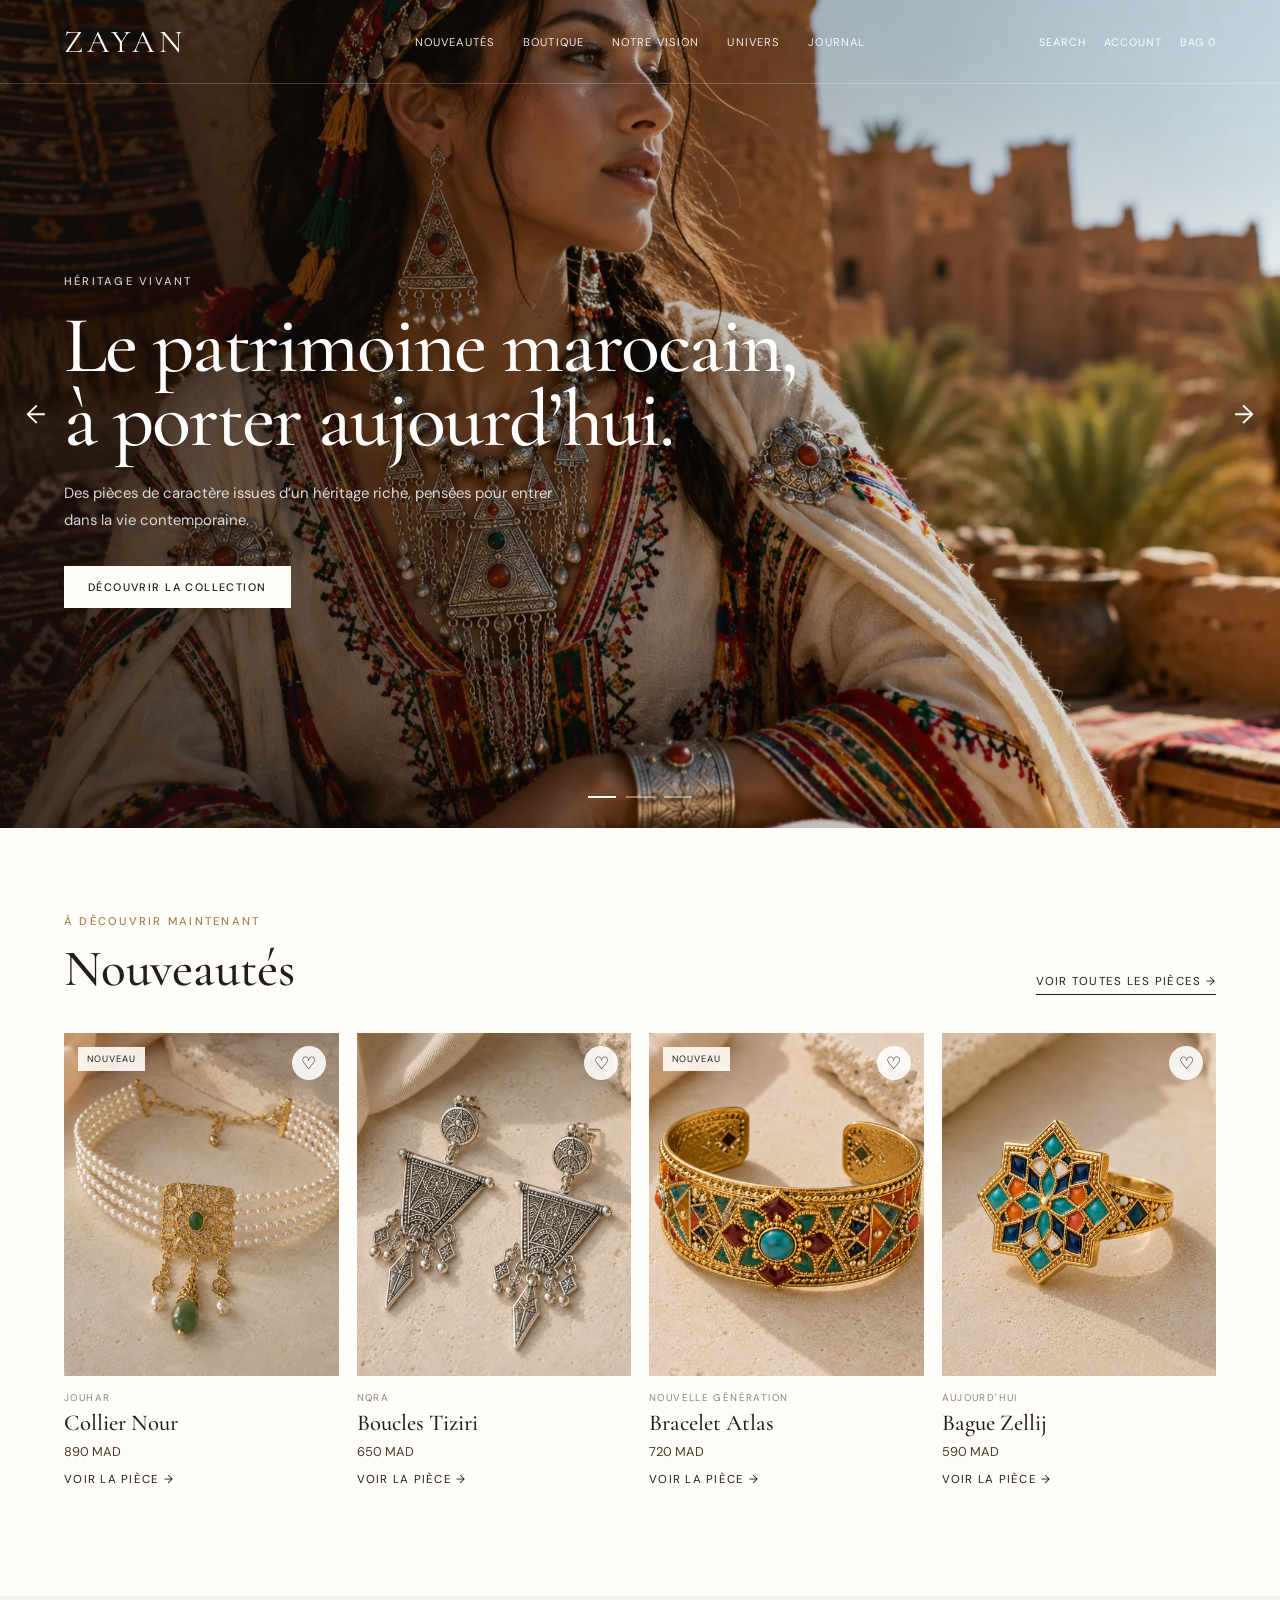
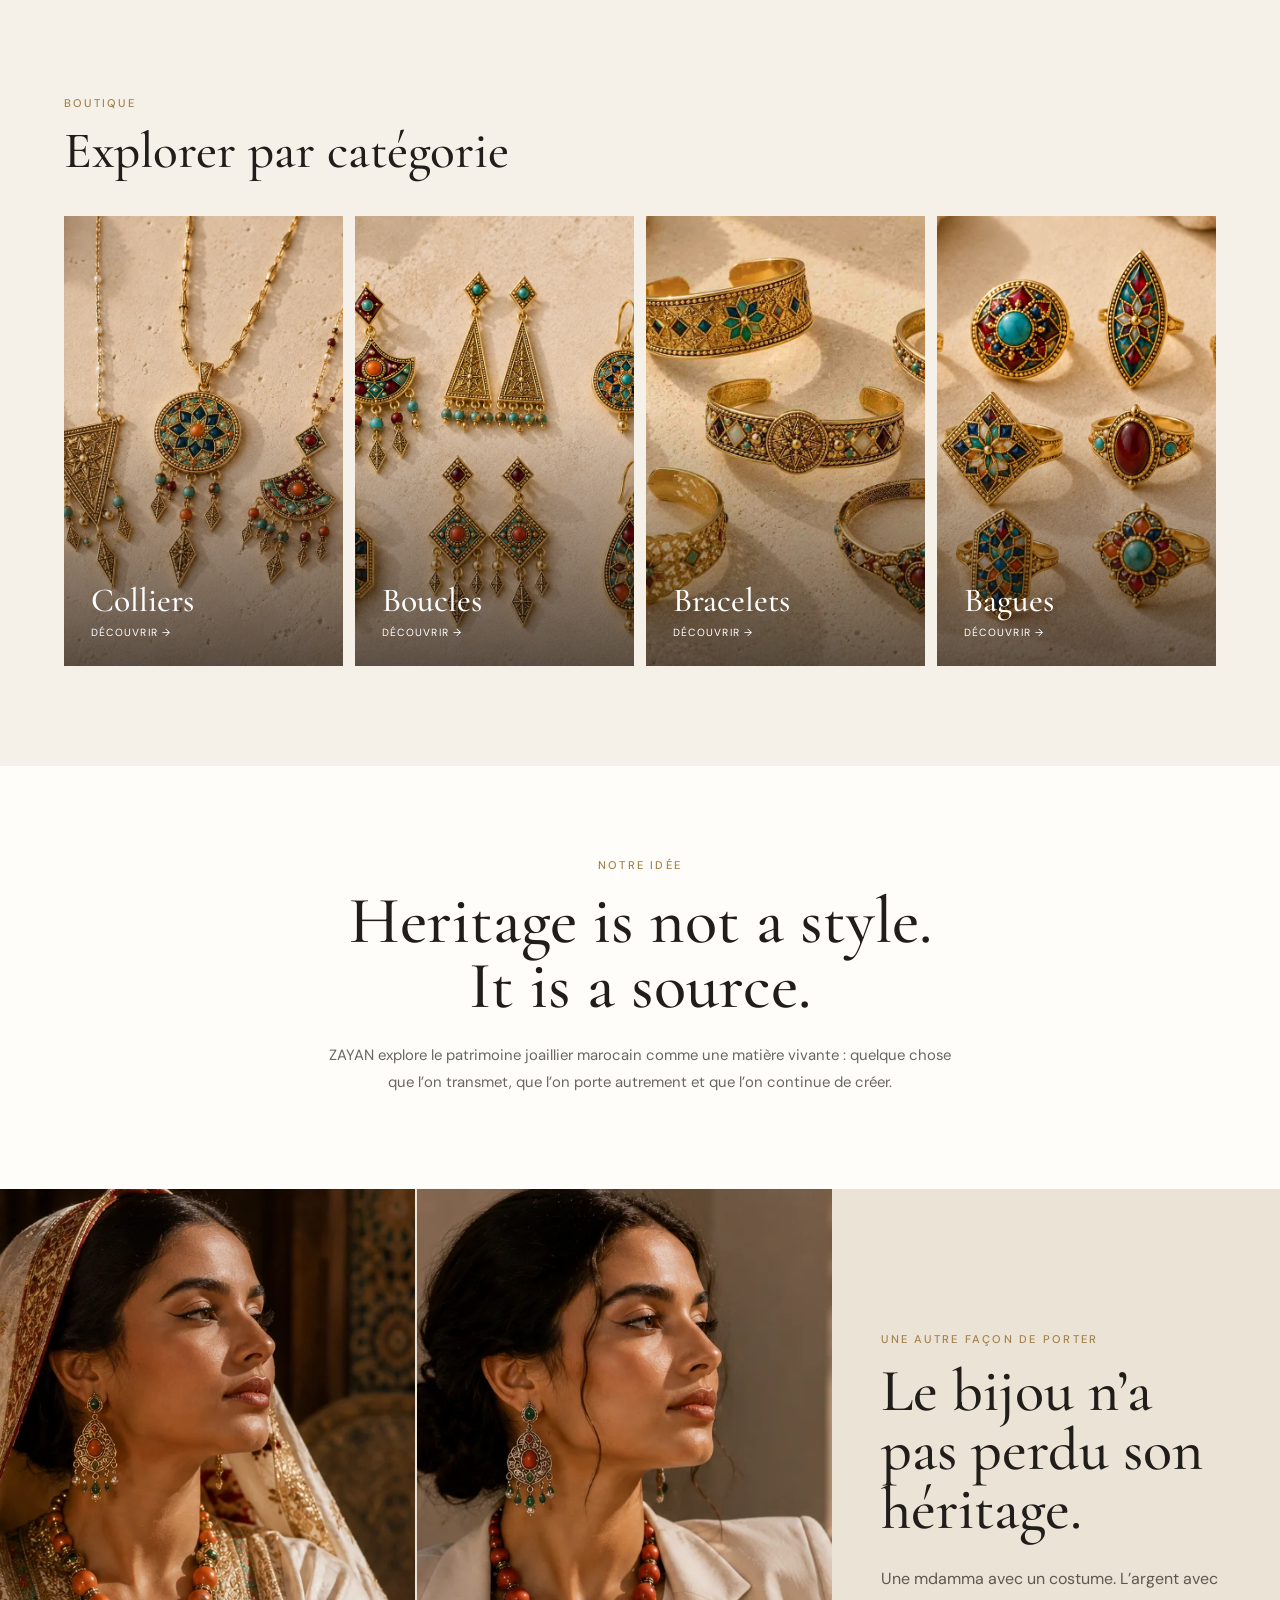
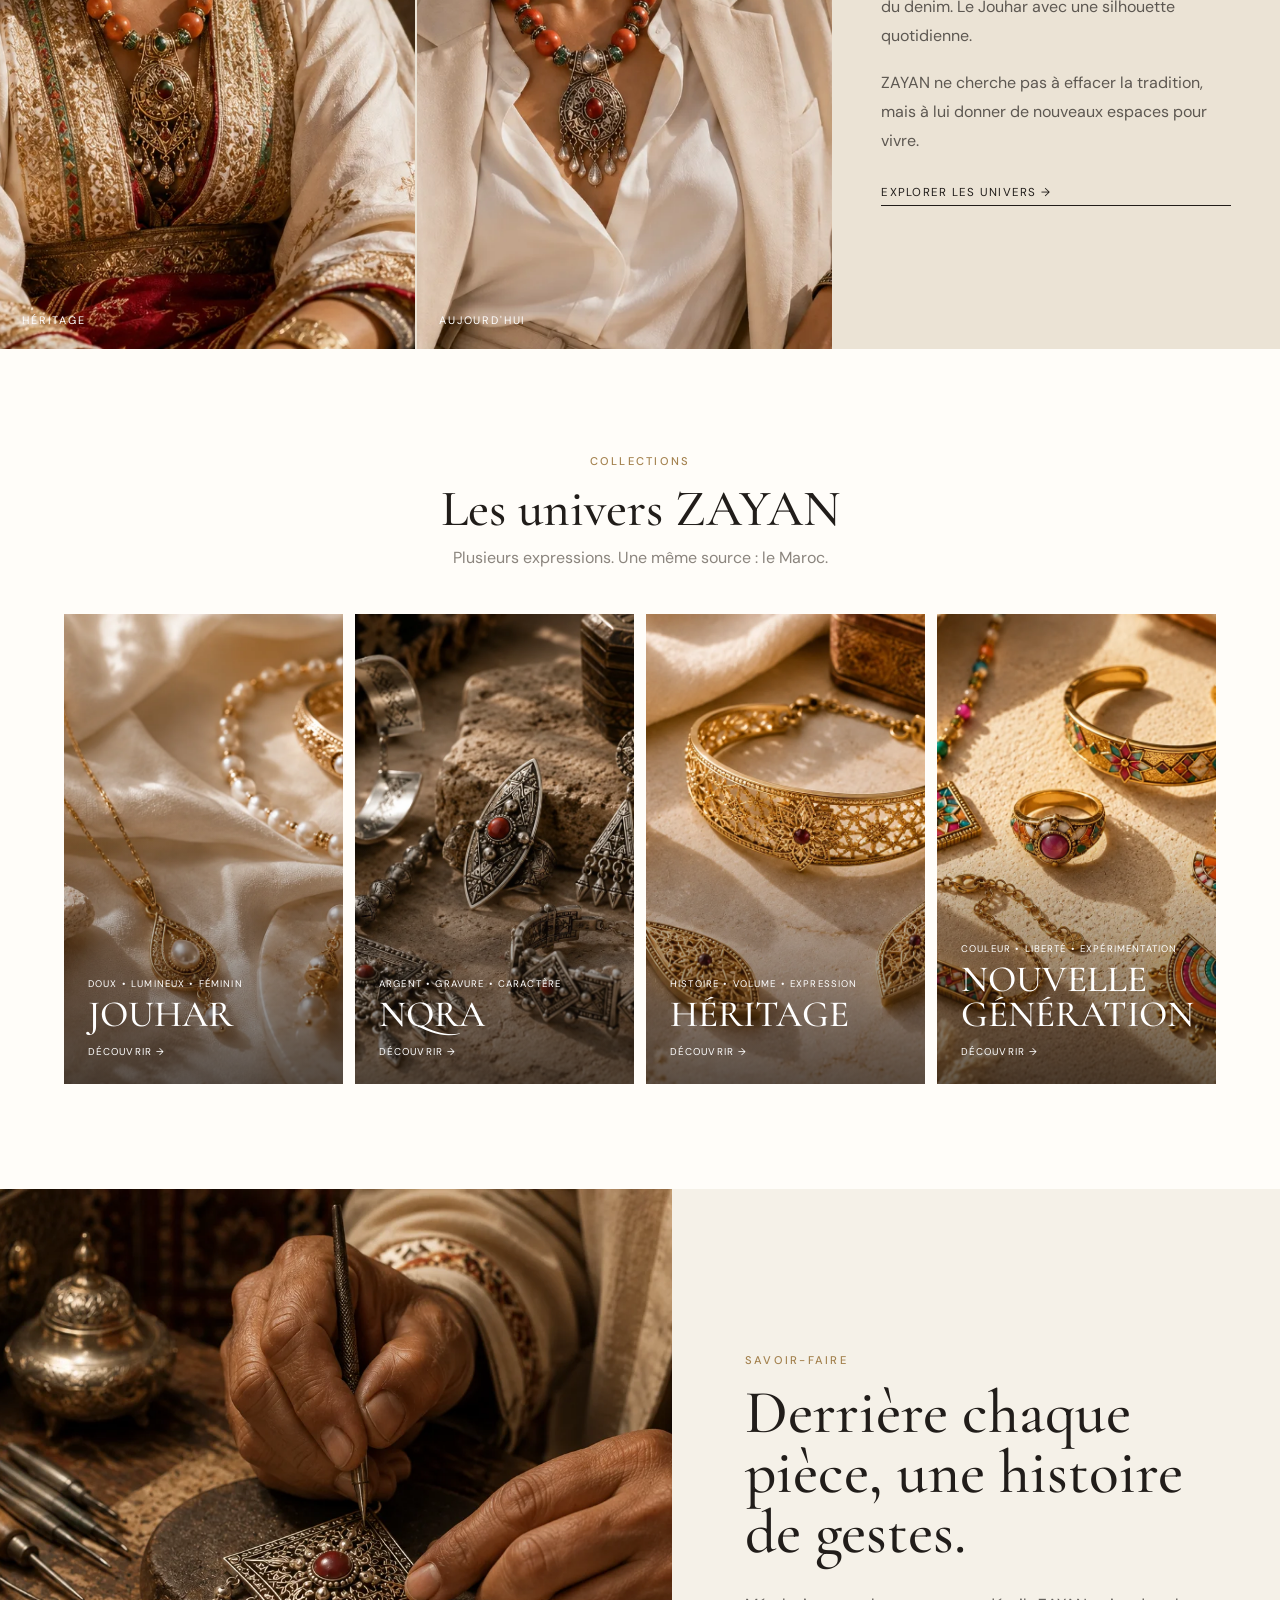
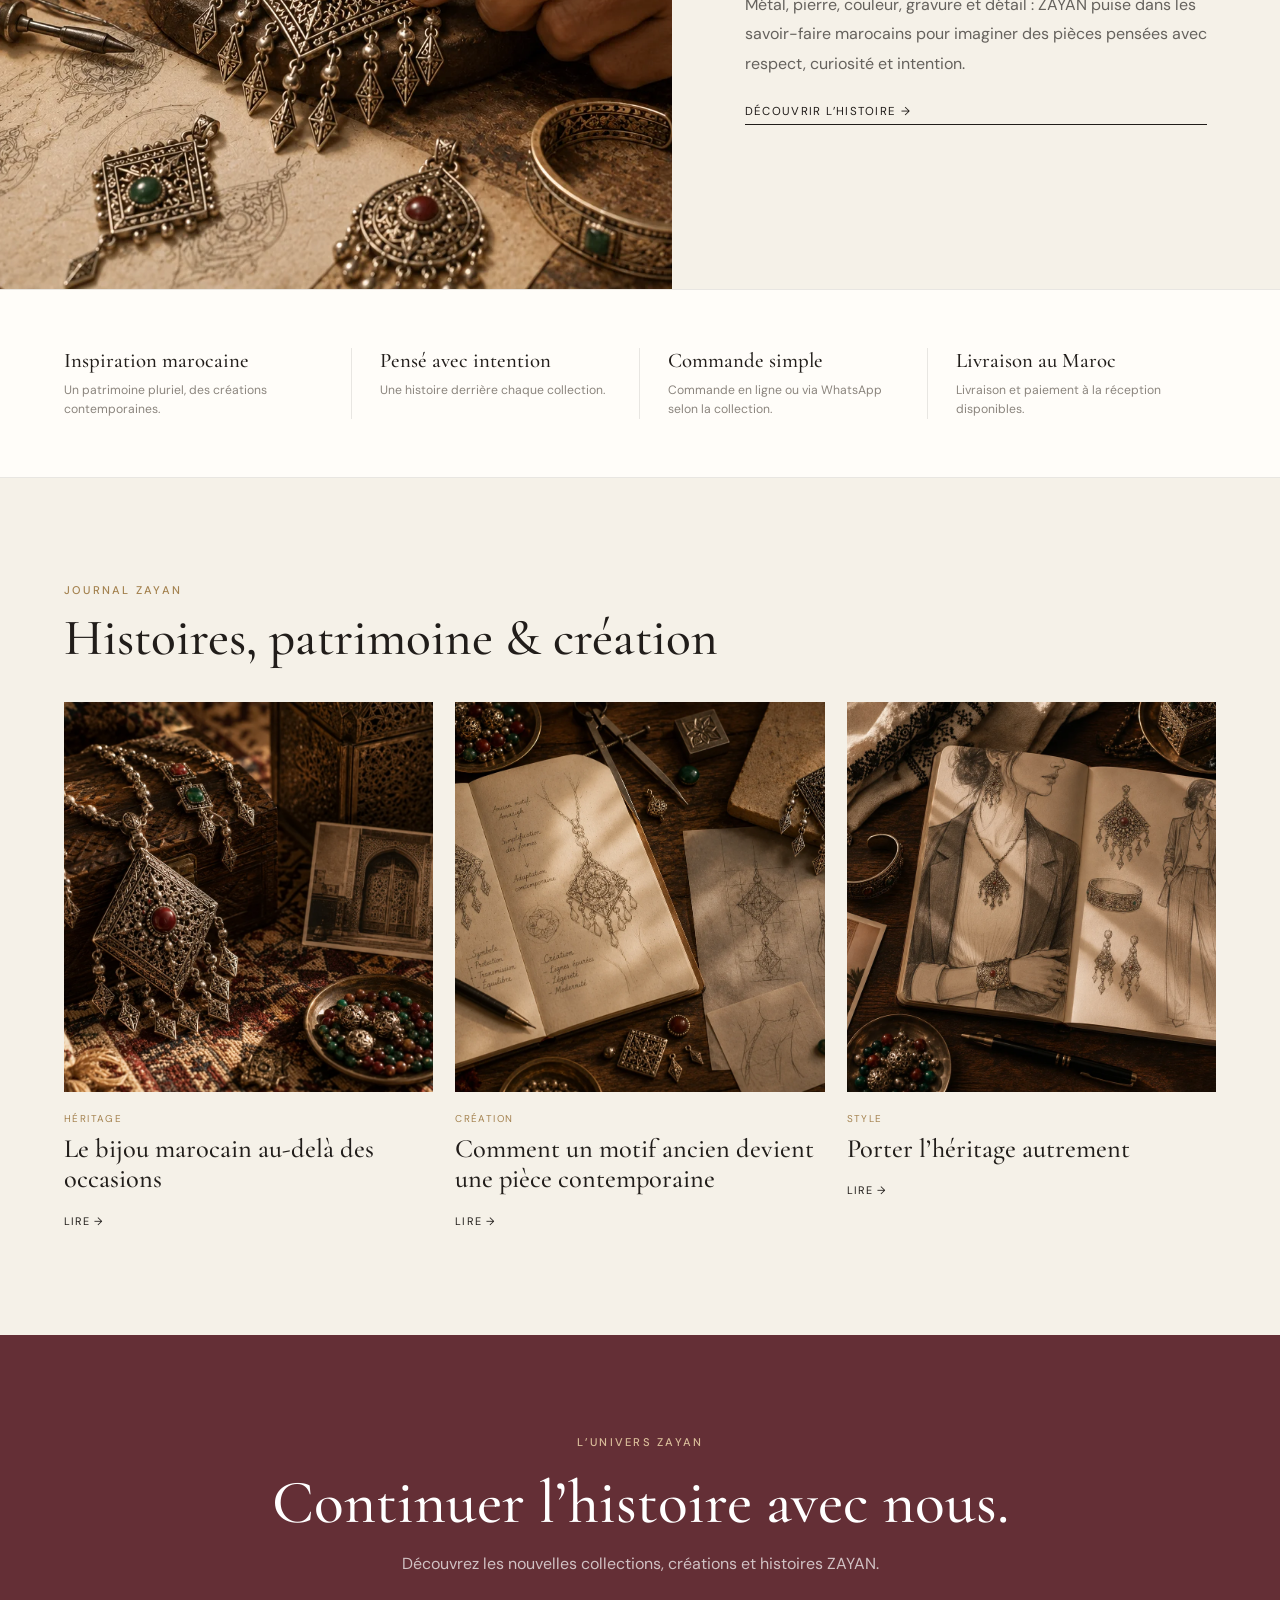
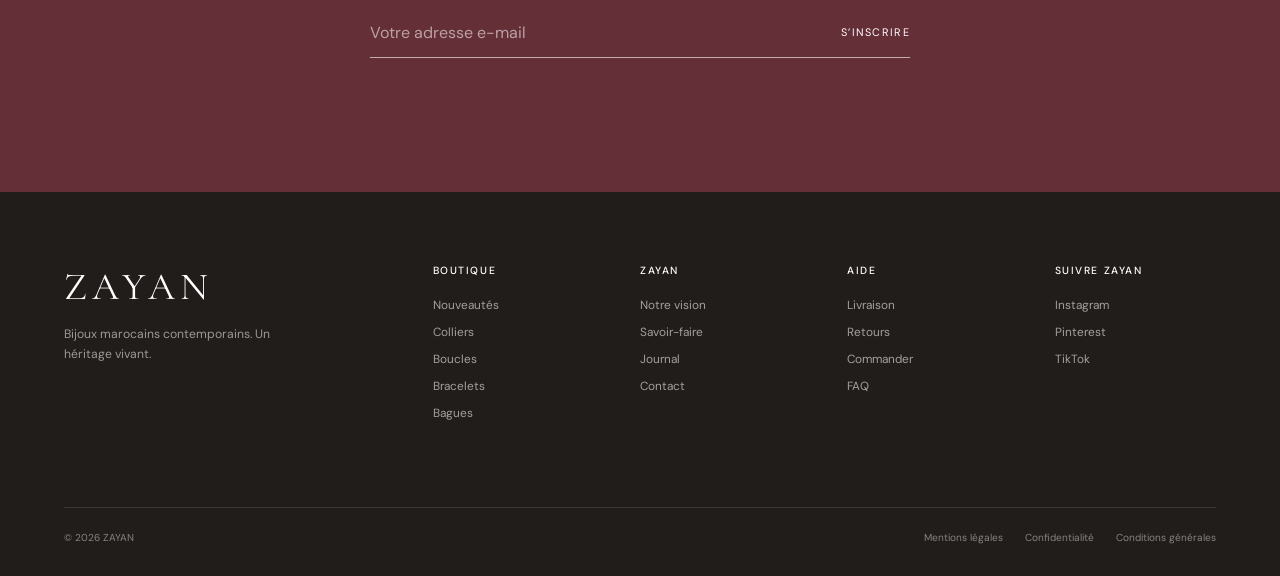
<file: index.html>
<!DOCTYPE html>
<html lang="fr">
<head>
  <meta charset="UTF-8" />
  <meta name="viewport" content="width=device-width, initial-scale=1.0" />
  <meta name="description" content="ZAYAN — Bijoux marocains contemporains inspirés d'un héritage vivant." />
  <title>ZAYAN | Bijoux marocains contemporains</title>

  <link rel="preconnect" href="https://fonts.googleapis.com">
  <link rel="preconnect" href="https://fonts.gstatic.com" crossorigin>
  <link href="https://fonts.googleapis.com/css2?family=Cormorant+Garamond:wght@400;500;600&family=DM+Sans:wght@300;400;500;600&display=swap" rel="stylesheet">
  <link rel="stylesheet" href="css/style.css" />
</head>

<body>
  <header class="site-header" id="site-header">
    <a href="#top" class="logo" aria-label="ZAYAN accueil">ZAYAN</a>

    <nav class="main-nav" aria-label="Navigation principale">
      <a href="#nouveautes">Nouveautés</a>
      <a href="#categories">Boutique</a>
      <a href="#heritage">Notre vision</a>
      <a href="#univers">Univers</a>
      <a href="#journal">Journal</a>
    </nav>

    <div class="header-actions">
      <button class="icon-button" aria-label="Rechercher">Search</button>
      <button class="icon-button" aria-label="Compte">Account</button>
      <button class="icon-button" aria-label="Panier">Bag <span class="bag-count">0</span></button>
      <button class="menu-toggle" aria-label="Ouvrir le menu" aria-expanded="false">Menu</button>
    </div>
  </header>

  <main id="top">
    <!-- HERO -->
    <section class="hero-slider" aria-label="Campagnes ZAYAN">
      <article class="hero-slide active">
        <img src="assets/hero-heritage.webp" alt="Bijou marocain traditionnel ZAYAN" class="hero-image">
        <div class="hero-overlay"></div>
        <div class="hero-content">
          <p class="eyebrow">Héritage vivant</p>
          <h1>Le patrimoine marocain,<br>à porter aujourd’hui.</h1>
          <p class="hero-description">Des pièces de caractère issues d’un héritage riche, pensées pour entrer dans la vie contemporaine.</p>
          <a href="#nouveautes" class="primary-button">Découvrir la collection</a>
        </div>
      </article>

      <article class="hero-slide">
        <img src="assets/hero-modern.webp" alt="Bijou marocain porté avec une tenue contemporaine" class="hero-image">
        <div class="hero-overlay"></div>
        <div class="hero-content">
          <p class="eyebrow">Héritage × Aujourd'hui</p>
          <h2>Le bijou n’a pas changé.<br>La façon de le porter, oui.</h2>
          <p class="hero-description">Argent, Jouhar, pièces d’apparat et détails traditionnels rencontrent denim, chemises blanches et tailoring.</p>
          <a href="#heritage" class="primary-button">Voir le concept</a>
        </div>
      </article>

      <article class="hero-slide">
        <img src="assets/hero-new.webp" alt="Création contemporaine inspirée du patrimoine marocain" class="hero-image">
        <div class="hero-overlay"></div>
        <div class="hero-content">
          <p class="eyebrow">Nouvelle génération</p>
          <h2>Créer aujourd’hui.<br>Transmettre demain.</h2>
          <p class="hero-description">De nouvelles formes inspirées par les couleurs, symboles, matières et savoir-faire du Maroc.</p>
          <a href="#univers" class="primary-button">Explorer les univers</a>
        </div>
      </article>

      <button class="slider-arrow slider-prev" aria-label="Slide précédente">←</button>
      <button class="slider-arrow slider-next" aria-label="Slide suivante">→</button>

      <div class="slider-dots" aria-label="Navigation du slider">
        <button class="slider-dot active" aria-label="Slide 1"></button>
        <button class="slider-dot" aria-label="Slide 2"></button>
        <button class="slider-dot" aria-label="Slide 3"></button>
      </div>
    </section>

    <!-- NEW PRODUCTS: moved immediately after hero -->
    <section class="products-section" id="nouveautes">
      <div class="section-header">
        <div>
          <p class="section-label">À découvrir maintenant</p>
          <h2>Nouveautés</h2>
        </div>
        <a href="#categories" class="text-link">Voir toutes les pièces →</a>
      </div>

      <div class="product-grid">
        <article class="product-card">
          <a href="#" class="product-image-wrapper">
            <img src="assets/product-jouhar.webp" alt="Collier Jouhar ZAYAN" class="product-image">
            <span class="product-badge">Nouveau</span>
          </a>
          <button class="wishlist-button" aria-label="Ajouter Collier Nour aux favoris">♡</button>
          <div class="product-info">
            <p class="product-universe">Jouhar</p>
            <h3>Collier Nour</h3>
            <p class="product-price">890 MAD</p>
            <a href="#" class="product-cta">Voir la pièce →</a>
          </div>
        </article>

        <article class="product-card">
          <a href="#" class="product-image-wrapper">
            <img src="assets/product-nqra.webp" alt="Boucles Nqra ZAYAN" class="product-image">
          </a>
          <button class="wishlist-button" aria-label="Ajouter Boucles Tiziri aux favoris">♡</button>
          <div class="product-info">
            <p class="product-universe">Nqra</p>
            <h3>Boucles Tiziri</h3>
            <p class="product-price">650 MAD</p>
            <a href="#" class="product-cta">Voir la pièce →</a>
          </div>
        </article>

        <article class="product-card">
          <a href="#" class="product-image-wrapper">
            <img src="assets/product-color.webp" alt="Bracelet Atlas coloré" class="product-image">
            <span class="product-badge">Nouveau</span>
          </a>
          <button class="wishlist-button" aria-label="Ajouter Bracelet Atlas aux favoris">♡</button>
          <div class="product-info">
            <p class="product-universe">Nouvelle génération</p>
            <h3>Bracelet Atlas</h3>
            <p class="product-price">720 MAD</p>
            <a href="#" class="product-cta">Voir la pièce →</a>
          </div>
        </article>

        <article class="product-card">
          <a href="#" class="product-image-wrapper">
            <img src="assets/product-modern.webp" alt="Bague Zellij ZAYAN" class="product-image">
          </a>
          <button class="wishlist-button" aria-label="Ajouter Bague Zellij aux favoris">♡</button>
          <div class="product-info">
            <p class="product-universe">Aujourd'hui</p>
            <h3>Bague Zellij</h3>
            <p class="product-price">590 MAD</p>
            <a href="#" class="product-cta">Voir la pièce →</a>
          </div>
        </article>
      </div>
    </section>

    <!-- CATEGORY SHOP -->
    <section class="category-section" id="categories">
      <div class="section-header">
        <div>
          <p class="section-label">Boutique</p>
          <h2>Explorer par catégorie</h2>
        </div>
      </div>

      <div class="category-grid">
        <a href="#" class="category-card">
          <img src="assets/category-necklaces.webp" alt="Colliers ZAYAN">
          <div class="category-overlay"><h3>Colliers</h3><span>Découvrir →</span></div>
        </a>
        <a href="#" class="category-card">
          <img src="assets/category-earrings.webp" alt="Boucles d'oreilles ZAYAN">
          <div class="category-overlay"><h3>Boucles</h3><span>Découvrir →</span></div>
        </a>
        <a href="#" class="category-card">
          <img src="assets/category-bracelets.webp" alt="Bracelets ZAYAN">
          <div class="category-overlay"><h3>Bracelets</h3><span>Découvrir →</span></div>
        </a>
        <a href="#" class="category-card">
          <img src="assets/category-rings.webp" alt="Bagues ZAYAN">
          <div class="category-overlay"><h3>Bagues</h3><span>Découvrir →</span></div>
        </a>
      </div>
    </section>

    <!-- SHORT BRAND STATEMENT -->
    <section class="brand-statement">
      <p class="section-label">Notre idée</p>
      <h2>Heritage is not a style.<br>It is a source.</h2>
      <p>ZAYAN explore le patrimoine joaillier marocain comme une matière vivante : quelque chose que l’on transmet, que l’on porte autrement et que l’on continue de créer.</p>
    </section>

    <!-- HERO CONCEPT MOMENT -->
    <section class="evolution-section" id="heritage">
      <div class="evolution-images">
        <figure class="evolution-image">
          <img src="assets/traditional-style.webp" alt="Bijou marocain porté traditionnellement">
          <figcaption>Héritage</figcaption>
        </figure>
        <figure class="evolution-image">
          <img src="assets/modern-style.webp" alt="Bijou marocain porté avec une tenue contemporaine">
          <figcaption>Aujourd'hui</figcaption>
        </figure>
      </div>

      <div class="evolution-content">
        <p class="section-label">Une autre façon de porter</p>
        <h2>Le bijou n’a pas perdu son héritage.</h2>
        <p>Une mdamma avec un costume. L’argent avec du denim. Le Jouhar avec une silhouette quotidienne.</p>
        <p>ZAYAN ne cherche pas à effacer la tradition, mais à lui donner de nouveaux espaces pour vivre.</p>
        <a href="#univers" class="text-link">Explorer les univers →</a>
      </div>
    </section>

    <!-- UNIVERSES -->
    <section class="universes-section" id="univers">
      <div class="section-header centered">
        <p class="section-label">Collections</p>
        <h2>Les univers ZAYAN</h2>
        <p class="section-description">Plusieurs expressions. Une même source : le Maroc.</p>
      </div>

      <div class="universe-grid">
        <a href="#" class="universe-card">
          <img src="assets/universe-jouhar.webp" alt="Univers Jouhar">
          <div class="universe-content"><p>Doux • lumineux • féminin</p><h3>JOUHAR</h3><span>Découvrir →</span></div>
        </a>
        <a href="#" class="universe-card">
          <img src="assets/universe-nqra.webp" alt="Univers Nqra">
          <div class="universe-content"><p>Argent • gravure • caractère</p><h3>NQRA</h3><span>Découvrir →</span></div>
        </a>
        <a href="#" class="universe-card">
          <img src="assets/universe-heritage.webp" alt="Univers Héritage">
          <div class="universe-content"><p>Histoire • volume • expression</p><h3>HÉRITAGE</h3><span>Découvrir →</span></div>
        </a>
        <a href="#" class="universe-card">
          <img src="assets/universe-youth.webp" alt="Univers Nouvelle génération">
          <div class="universe-content"><p>Couleur • liberté • expérimentation</p><h3>NOUVELLE GÉNÉRATION</h3><span>Découvrir →</span></div>
        </a>
      </div>
    </section>

    <!-- CRAFT: only one deep story section remains -->
    <section class="craft-section" id="savoir-faire">
      <div class="craft-image">
        <img src="assets/craftsmanship.webp" alt="Artisanat et savoir-faire marocain">
      </div>
      <div class="craft-content">
        <p class="section-label">Savoir-faire</p>
        <h2>Derrière chaque pièce, une histoire de gestes.</h2>
        <p>Métal, pierre, couleur, gravure et détail : ZAYAN puise dans les savoir-faire marocains pour imaginer des pièces pensées avec respect, curiosité et intention.</p>
        <a href="#journal" class="text-link">Découvrir l’histoire →</a>
      </div>
    </section>

    <!-- TRUST -->
    <section class="trust-section" aria-label="Services ZAYAN">
      <div class="trust-item"><h3>Inspiration marocaine</h3><p>Un patrimoine pluriel, des créations contemporaines.</p></div>
      <div class="trust-item"><h3>Pensé avec intention</h3><p>Une histoire derrière chaque collection.</p></div>
      <div class="trust-item"><h3>Commande simple</h3><p>Commande en ligne ou via WhatsApp selon la collection.</p></div>
      <div class="trust-item"><h3>Livraison au Maroc</h3><p>Livraison et paiement à la réception disponibles.</p></div>
    </section>

    <!-- JOURNAL -->
    <section class="journal-section" id="journal">
      <div class="section-header">
        <div><p class="section-label">Journal ZAYAN</p><h2>Histoires, patrimoine & création</h2></div>
      </div>

      <div class="journal-grid">
        <article class="journal-card">
          <img src="assets/journal-1.webp" alt="Bijou marocain et objets de patrimoine">
          <p class="journal-category">Héritage</p>
          <h3>Le bijou marocain au-delà des occasions</h3>
          <a href="#">Lire →</a>
        </article>

        <article class="journal-card">
          <img src="assets/journal-2.webp" alt="Carnet de création joaillière">
          <p class="journal-category">Création</p>
          <h3>Comment un motif ancien devient une pièce contemporaine</h3>
          <a href="#">Lire →</a>
        </article>

        <article class="journal-card">
          <img src="assets/journal-3.webp" alt="Croquis de bijoux portés avec un style contemporain">
          <p class="journal-category">Style</p>
          <h3>Porter l’héritage autrement</h3>
          <a href="#">Lire →</a>
        </article>
      </div>
    </section>

    <!-- NEWSLETTER -->
    <section class="newsletter-section">
      <p class="section-label">L’univers ZAYAN</p>
      <h2>Continuer l’histoire avec nous.</h2>
      <p>Découvrez les nouvelles collections, créations et histoires ZAYAN.</p>
      <form class="newsletter-form">
        <input type="email" placeholder="Votre adresse e-mail" aria-label="Votre adresse e-mail" required>
        <button type="submit">S’inscrire</button>
      </form>
      <p class="form-message" aria-live="polite"></p>
    </section>
  </main>

  <footer class="site-footer">
    <div class="footer-brand">
      <a href="#top" class="footer-logo">ZAYAN</a>
      <p>Bijoux marocains contemporains. Un héritage vivant.</p>
    </div>

    <div class="footer-column"><h3>Boutique</h3><a href="#nouveautes">Nouveautés</a><a href="#categories">Colliers</a><a href="#categories">Boucles</a><a href="#categories">Bracelets</a><a href="#categories">Bagues</a></div>
    <div class="footer-column"><h3>ZAYAN</h3><a href="#heritage">Notre vision</a><a href="#savoir-faire">Savoir-faire</a><a href="#journal">Journal</a><a href="#">Contact</a></div>
    <div class="footer-column"><h3>Aide</h3><a href="#">Livraison</a><a href="#">Retours</a><a href="#">Commander</a><a href="#">FAQ</a></div>
    <div class="footer-column"><h3>Suivre ZAYAN</h3><a href="#">Instagram</a><a href="#">Pinterest</a><a href="#">TikTok</a></div>

    <div class="footer-bottom">
      <p>© 2026 ZAYAN</p>
      <div><a href="#">Mentions légales</a><a href="#">Confidentialité</a><a href="#">Conditions générales</a></div>
    </div>
  </footer>

  <script src="js/script.js"></script>
</body>
</html>
</file>
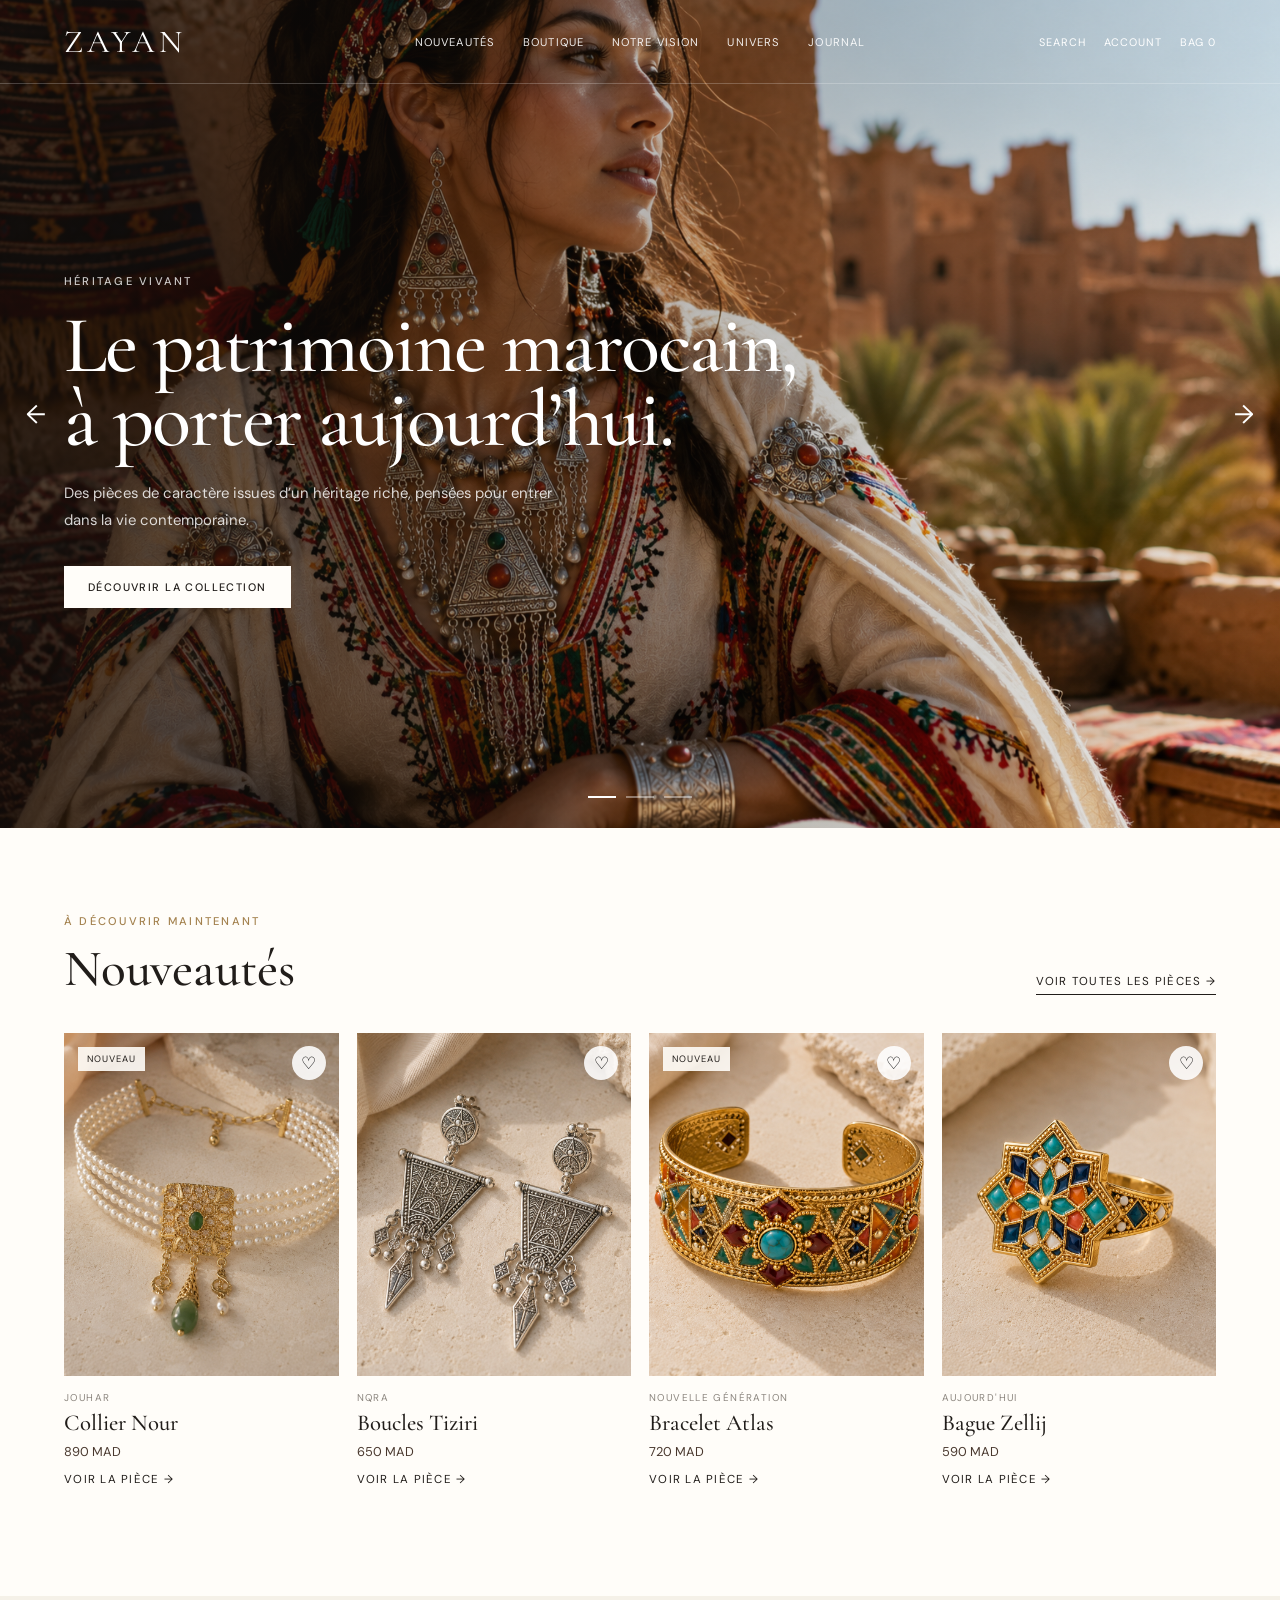
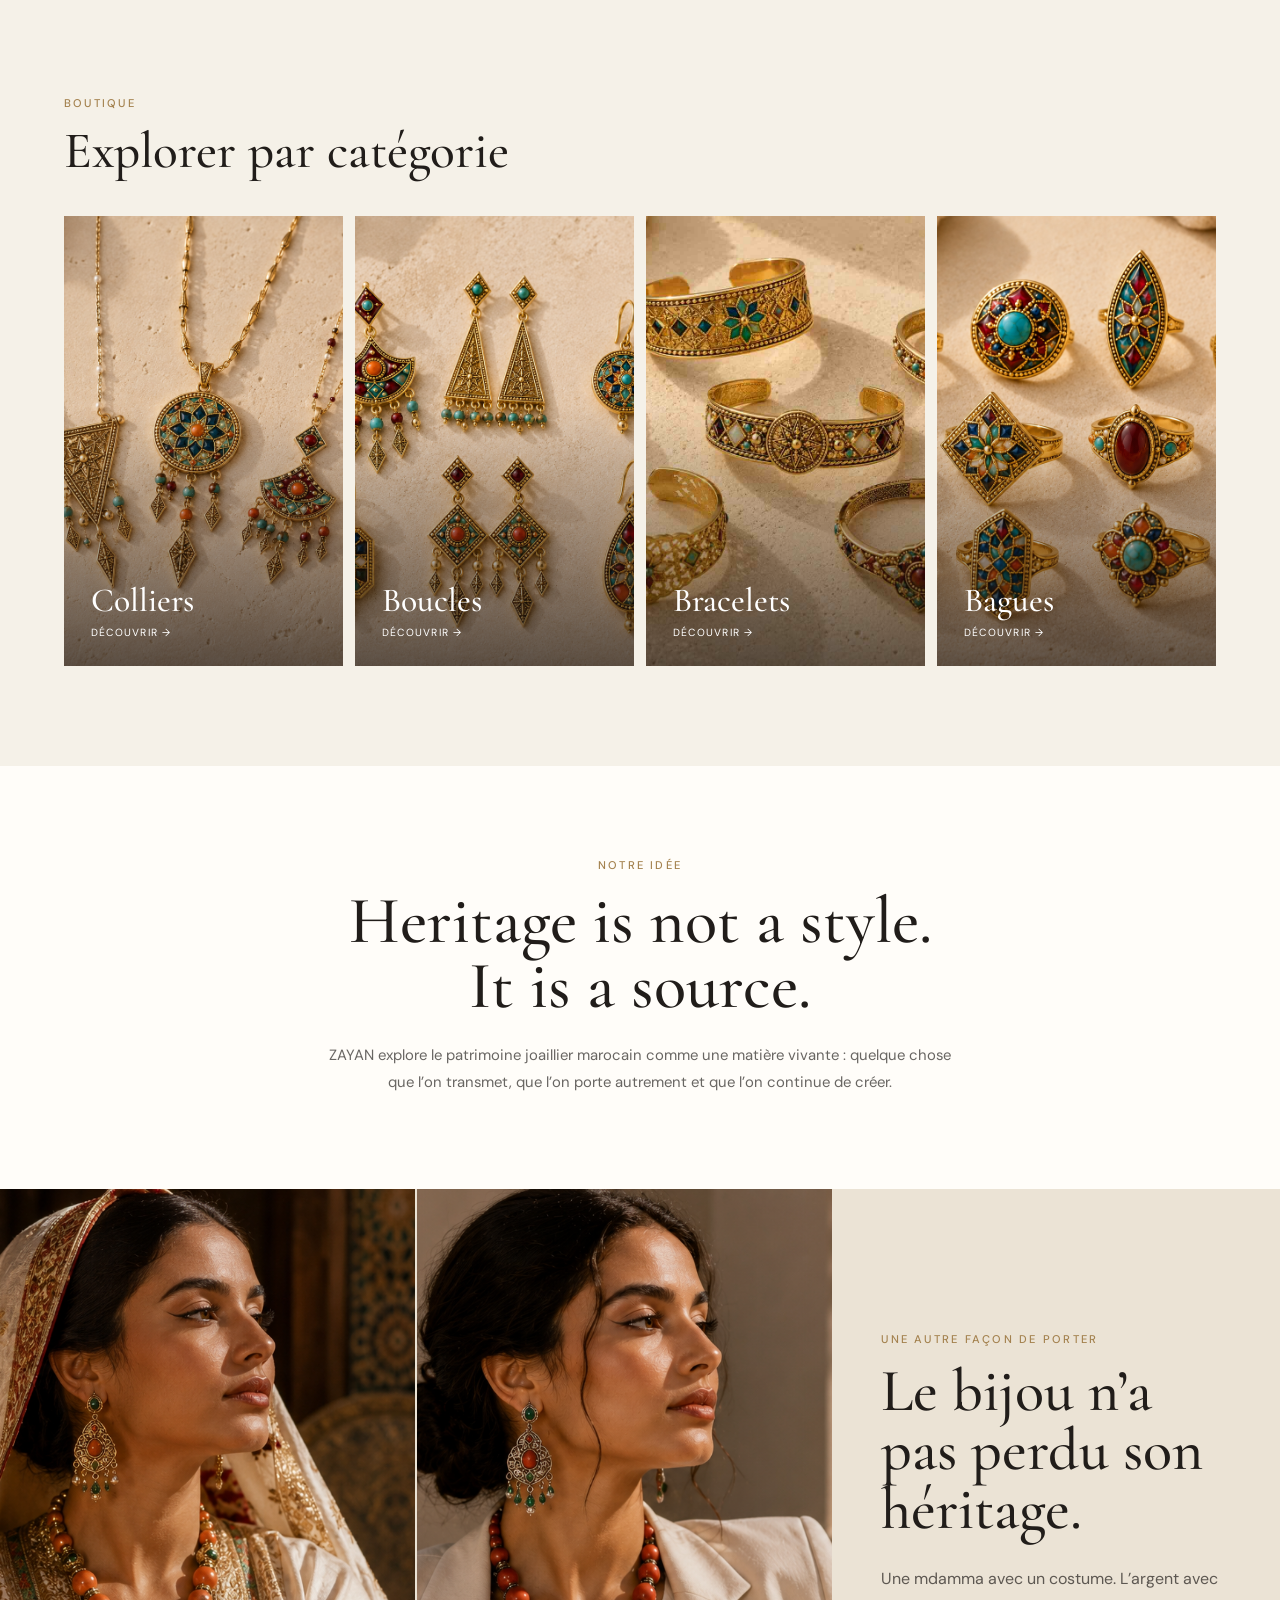
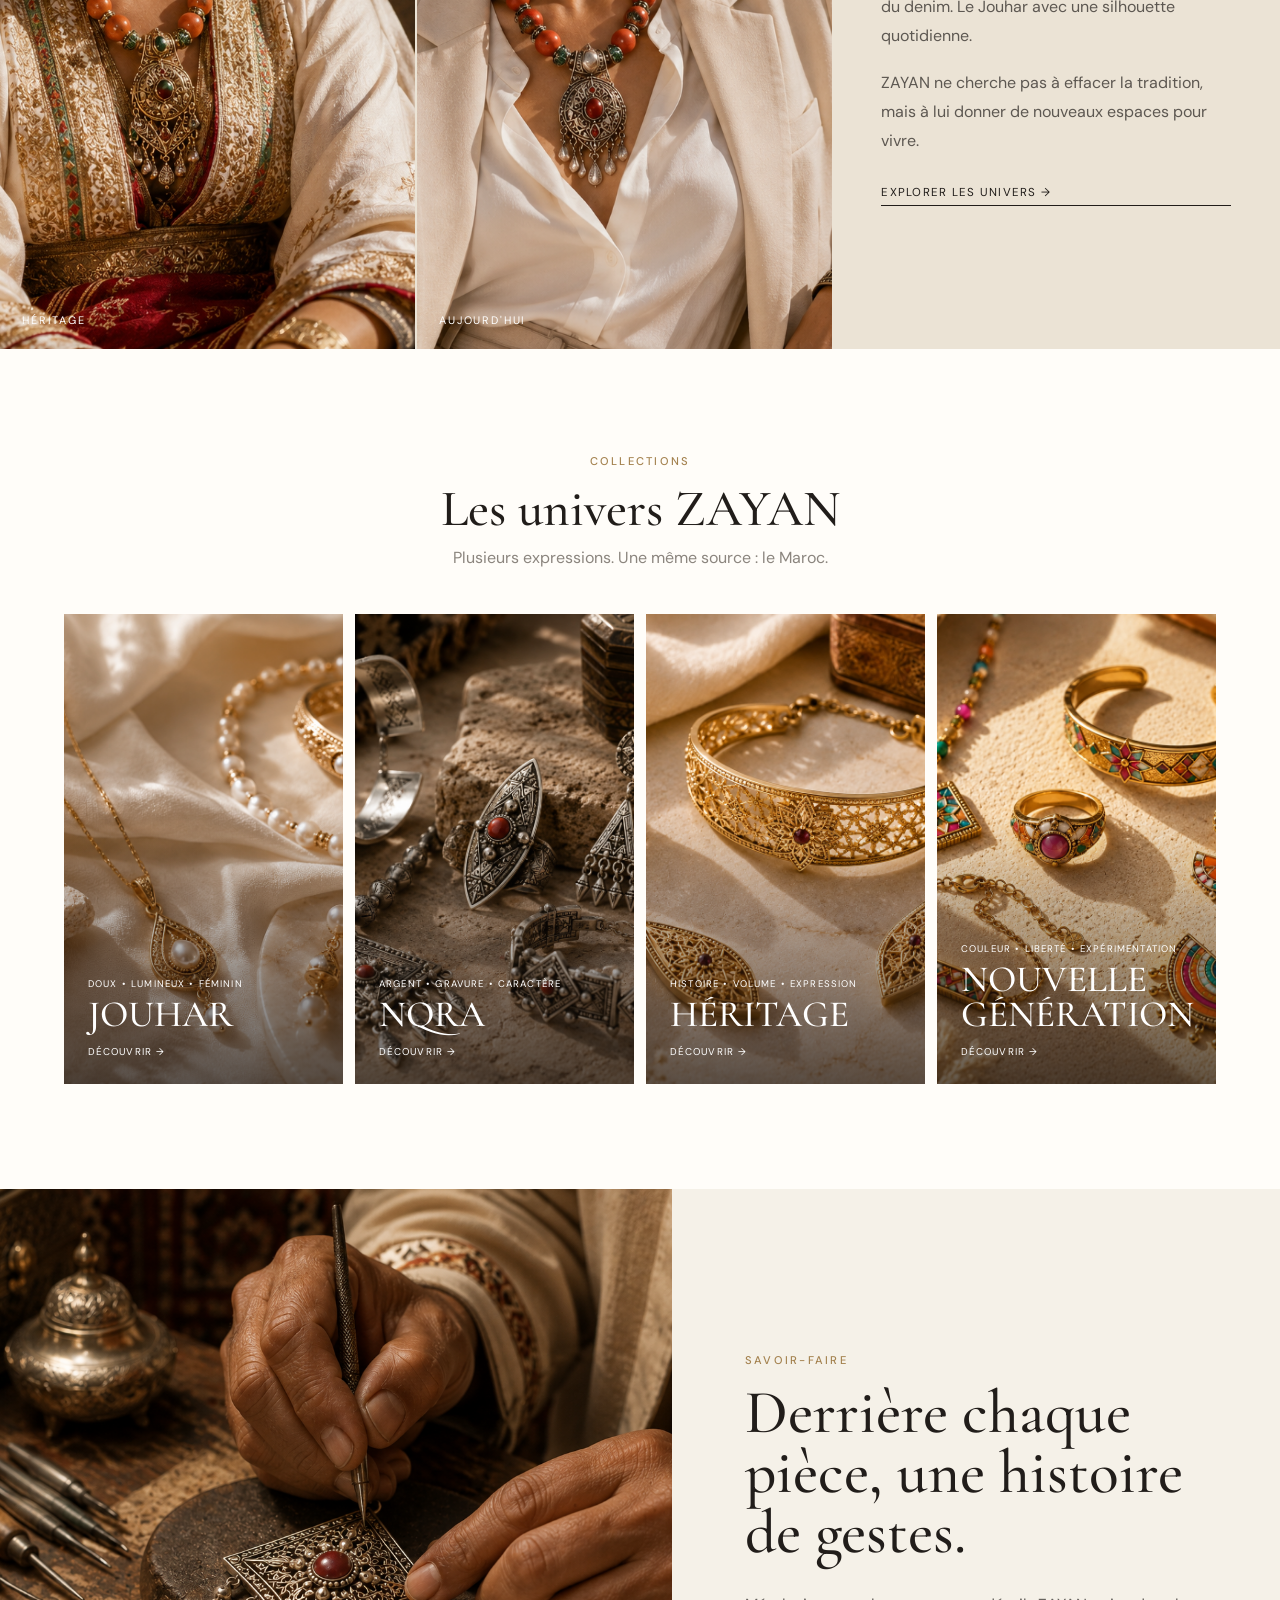
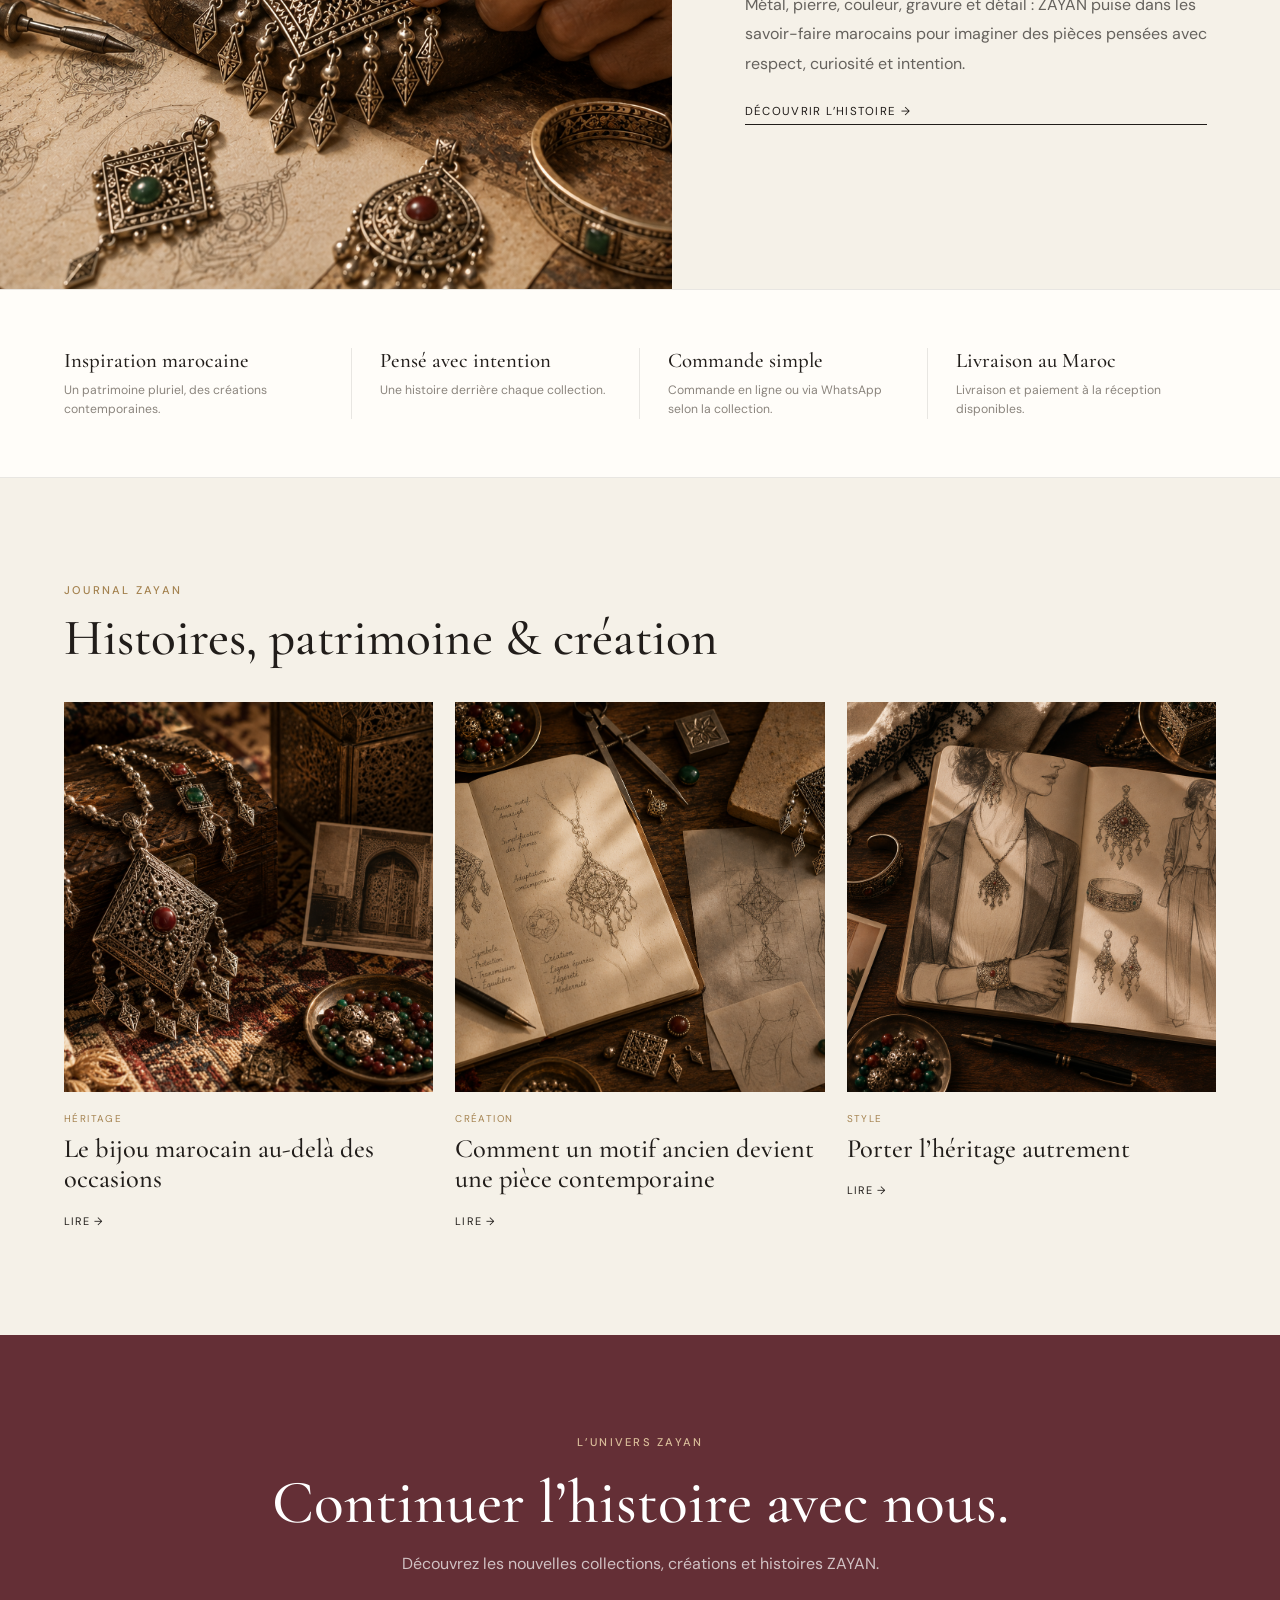
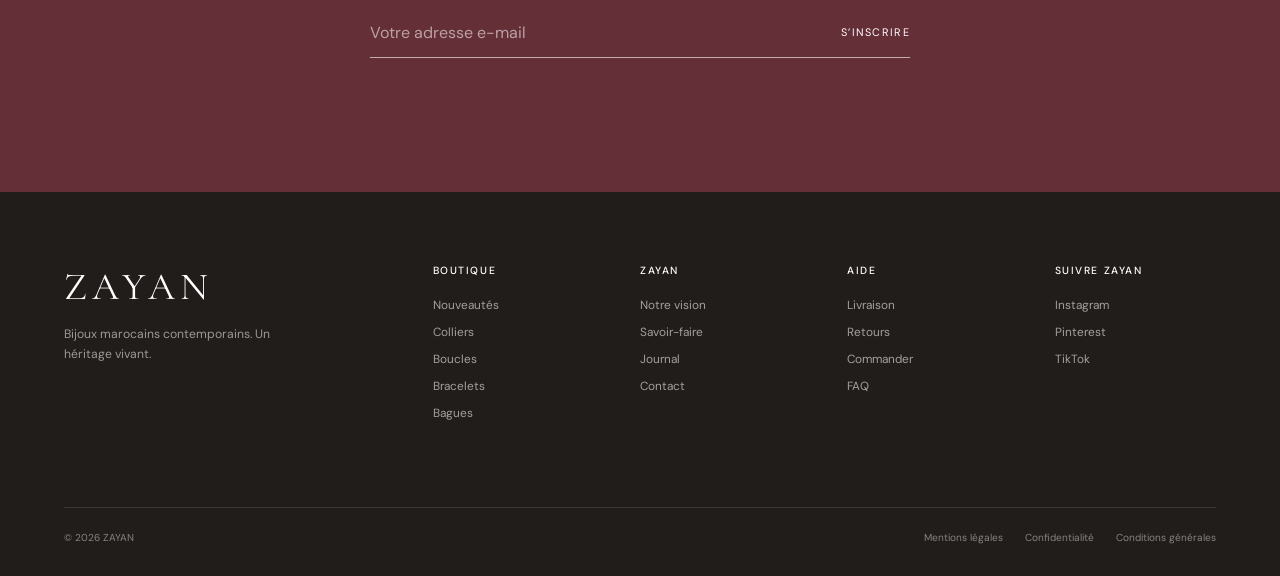
<file: 02 - Website/index.html>
<!DOCTYPE html>
<html lang="fr">
<head>
  <meta charset="UTF-8" />
  <meta name="viewport" content="width=device-width, initial-scale=1.0" />
  <meta name="description" content="ZAYAN — Bijoux marocains contemporains inspirés d'un héritage vivant." />
  <title>ZAYAN | Bijoux marocains contemporains</title>

  <link rel="preconnect" href="https://fonts.googleapis.com">
  <link rel="preconnect" href="https://fonts.gstatic.com" crossorigin>
  <link href="https://fonts.googleapis.com/css2?family=Cormorant+Garamond:wght@400;500;600&family=DM+Sans:wght@300;400;500;600&display=swap" rel="stylesheet">
  <link rel="stylesheet" href="css/style.css" />
</head>

<body>
  <header class="site-header" id="site-header">
    <a href="#top" class="logo" aria-label="ZAYAN accueil">ZAYAN</a>

    <nav class="main-nav" aria-label="Navigation principale">
      <a href="#nouveautes">Nouveautés</a>
      <a href="#categories">Boutique</a>
      <a href="#heritage">Notre vision</a>
      <a href="#univers">Univers</a>
      <a href="#journal">Journal</a>
    </nav>

    <div class="header-actions">
      <button class="icon-button" aria-label="Rechercher">Search</button>
      <button class="icon-button" aria-label="Compte">Account</button>
      <button class="icon-button" aria-label="Panier">Bag <span class="bag-count">0</span></button>
      <button class="menu-toggle" aria-label="Ouvrir le menu" aria-expanded="false">Menu</button>
    </div>
  </header>

  <main id="top">
    <!-- HERO -->
    <section class="hero-slider" aria-label="Campagnes ZAYAN">
      <article class="hero-slide active">
        <img src="assets/hero-heritage.png" alt="Bijou marocain traditionnel ZAYAN" class="hero-image">
        <div class="hero-overlay"></div>
        <div class="hero-content">
          <p class="eyebrow">Héritage vivant</p>
          <h1>Le patrimoine marocain,<br>à porter aujourd’hui.</h1>
          <p class="hero-description">Des pièces de caractère issues d’un héritage riche, pensées pour entrer dans la vie contemporaine.</p>
          <a href="#nouveautes" class="primary-button">Découvrir la collection</a>
        </div>
      </article>

      <article class="hero-slide">
        <img src="assets/hero-modern.png" alt="Bijou marocain porté avec une tenue contemporaine" class="hero-image">
        <div class="hero-overlay"></div>
        <div class="hero-content">
          <p class="eyebrow">Héritage × Aujourd'hui</p>
          <h2>Le bijou n’a pas changé.<br>La façon de le porter, oui.</h2>
          <p class="hero-description">Argent, Jouhar, pièces d’apparat et détails traditionnels rencontrent denim, chemises blanches et tailoring.</p>
          <a href="#heritage" class="primary-button">Voir le concept</a>
        </div>
      </article>

      <article class="hero-slide">
        <img src="assets/hero-new.png" alt="Création contemporaine inspirée du patrimoine marocain" class="hero-image">
        <div class="hero-overlay"></div>
        <div class="hero-content">
          <p class="eyebrow">Nouvelle génération</p>
          <h2>Créer aujourd’hui.<br>Transmettre demain.</h2>
          <p class="hero-description">De nouvelles formes inspirées par les couleurs, symboles, matières et savoir-faire du Maroc.</p>
          <a href="#univers" class="primary-button">Explorer les univers</a>
        </div>
      </article>

      <button class="slider-arrow slider-prev" aria-label="Slide précédente">←</button>
      <button class="slider-arrow slider-next" aria-label="Slide suivante">→</button>

      <div class="slider-dots" aria-label="Navigation du slider">
        <button class="slider-dot active" aria-label="Slide 1"></button>
        <button class="slider-dot" aria-label="Slide 2"></button>
        <button class="slider-dot" aria-label="Slide 3"></button>
      </div>
    </section>

    <!-- NEW PRODUCTS: moved immediately after hero -->
    <section class="products-section" id="nouveautes">
      <div class="section-header">
        <div>
          <p class="section-label">À découvrir maintenant</p>
          <h2>Nouveautés</h2>
        </div>
        <a href="#categories" class="text-link">Voir toutes les pièces →</a>
      </div>

      <div class="product-grid">
        <article class="product-card">
          <a href="#" class="product-image-wrapper">
            <img src="assets/product-jouhar.png" alt="Collier Jouhar ZAYAN" class="product-image">
            <span class="product-badge">Nouveau</span>
          </a>
          <button class="wishlist-button" aria-label="Ajouter Collier Nour aux favoris">♡</button>
          <div class="product-info">
            <p class="product-universe">Jouhar</p>
            <h3>Collier Nour</h3>
            <p class="product-price">890 MAD</p>
            <a href="#" class="product-cta">Voir la pièce →</a>
          </div>
        </article>

        <article class="product-card">
          <a href="#" class="product-image-wrapper">
            <img src="assets/product-nqra.png" alt="Boucles Nqra ZAYAN" class="product-image">
          </a>
          <button class="wishlist-button" aria-label="Ajouter Boucles Tiziri aux favoris">♡</button>
          <div class="product-info">
            <p class="product-universe">Nqra</p>
            <h3>Boucles Tiziri</h3>
            <p class="product-price">650 MAD</p>
            <a href="#" class="product-cta">Voir la pièce →</a>
          </div>
        </article>

        <article class="product-card">
          <a href="#" class="product-image-wrapper">
            <img src="assets/product-color.png" alt="Bracelet Atlas coloré" class="product-image">
            <span class="product-badge">Nouveau</span>
          </a>
          <button class="wishlist-button" aria-label="Ajouter Bracelet Atlas aux favoris">♡</button>
          <div class="product-info">
            <p class="product-universe">Nouvelle génération</p>
            <h3>Bracelet Atlas</h3>
            <p class="product-price">720 MAD</p>
            <a href="#" class="product-cta">Voir la pièce →</a>
          </div>
        </article>

        <article class="product-card">
          <a href="#" class="product-image-wrapper">
            <img src="assets/product-modern.png" alt="Bague Zellij ZAYAN" class="product-image">
          </a>
          <button class="wishlist-button" aria-label="Ajouter Bague Zellij aux favoris">♡</button>
          <div class="product-info">
            <p class="product-universe">Aujourd'hui</p>
            <h3>Bague Zellij</h3>
            <p class="product-price">590 MAD</p>
            <a href="#" class="product-cta">Voir la pièce →</a>
          </div>
        </article>
      </div>
    </section>

    <!-- CATEGORY SHOP -->
    <section class="category-section" id="categories">
      <div class="section-header">
        <div>
          <p class="section-label">Boutique</p>
          <h2>Explorer par catégorie</h2>
        </div>
      </div>

      <div class="category-grid">
        <a href="#" class="category-card">
          <img src="assets/category-necklaces.png" alt="Colliers ZAYAN">
          <div class="category-overlay"><h3>Colliers</h3><span>Découvrir →</span></div>
        </a>
        <a href="#" class="category-card">
          <img src="assets/category-earrings.png" alt="Boucles d'oreilles ZAYAN">
          <div class="category-overlay"><h3>Boucles</h3><span>Découvrir →</span></div>
        </a>
        <a href="#" class="category-card">
          <img src="assets/category-bracelets.png" alt="Bracelets ZAYAN">
          <div class="category-overlay"><h3>Bracelets</h3><span>Découvrir →</span></div>
        </a>
        <a href="#" class="category-card">
          <img src="assets/category-rings.png" alt="Bagues ZAYAN">
          <div class="category-overlay"><h3>Bagues</h3><span>Découvrir →</span></div>
        </a>
      </div>
    </section>

    <!-- SHORT BRAND STATEMENT -->
    <section class="brand-statement">
      <p class="section-label">Notre idée</p>
      <h2>Heritage is not a style.<br>It is a source.</h2>
      <p>ZAYAN explore le patrimoine joaillier marocain comme une matière vivante : quelque chose que l’on transmet, que l’on porte autrement et que l’on continue de créer.</p>
    </section>

    <!-- HERO CONCEPT MOMENT -->
    <section class="evolution-section" id="heritage">
      <div class="evolution-images">
        <figure class="evolution-image">
          <img src="assets/traditional-style.png" alt="Bijou marocain porté traditionnellement">
          <figcaption>Héritage</figcaption>
        </figure>
        <figure class="evolution-image">
          <img src="assets/modern-style.png" alt="Bijou marocain porté avec une tenue contemporaine">
          <figcaption>Aujourd'hui</figcaption>
        </figure>
      </div>

      <div class="evolution-content">
        <p class="section-label">Une autre façon de porter</p>
        <h2>Le bijou n’a pas perdu son héritage.</h2>
        <p>Une mdamma avec un costume. L’argent avec du denim. Le Jouhar avec une silhouette quotidienne.</p>
        <p>ZAYAN ne cherche pas à effacer la tradition, mais à lui donner de nouveaux espaces pour vivre.</p>
        <a href="#univers" class="text-link">Explorer les univers →</a>
      </div>
    </section>

    <!-- UNIVERSES -->
    <section class="universes-section" id="univers">
      <div class="section-header centered">
        <p class="section-label">Collections</p>
        <h2>Les univers ZAYAN</h2>
        <p class="section-description">Plusieurs expressions. Une même source : le Maroc.</p>
      </div>

      <div class="universe-grid">
        <a href="#" class="universe-card">
          <img src="assets/universe-jouhar.png" alt="Univers Jouhar">
          <div class="universe-content"><p>Doux • lumineux • féminin</p><h3>JOUHAR</h3><span>Découvrir →</span></div>
        </a>
        <a href="#" class="universe-card">
          <img src="assets/universe-nqra.png" alt="Univers Nqra">
          <div class="universe-content"><p>Argent • gravure • caractère</p><h3>NQRA</h3><span>Découvrir →</span></div>
        </a>
        <a href="#" class="universe-card">
          <img src="assets/universe-heritage.png" alt="Univers Héritage">
          <div class="universe-content"><p>Histoire • volume • expression</p><h3>HÉRITAGE</h3><span>Découvrir →</span></div>
        </a>
        <a href="#" class="universe-card">
          <img src="assets/universe-youth.png" alt="Univers Nouvelle génération">
          <div class="universe-content"><p>Couleur • liberté • expérimentation</p><h3>NOUVELLE GÉNÉRATION</h3><span>Découvrir →</span></div>
        </a>
      </div>
    </section>

    <!-- CRAFT: only one deep story section remains -->
    <section class="craft-section" id="savoir-faire">
      <div class="craft-image">
        <img src="assets/craftsmanship.png" alt="Artisanat et savoir-faire marocain">
      </div>
      <div class="craft-content">
        <p class="section-label">Savoir-faire</p>
        <h2>Derrière chaque pièce, une histoire de gestes.</h2>
        <p>Métal, pierre, couleur, gravure et détail : ZAYAN puise dans les savoir-faire marocains pour imaginer des pièces pensées avec respect, curiosité et intention.</p>
        <a href="#journal" class="text-link">Découvrir l’histoire →</a>
      </div>
    </section>

    <!-- TRUST -->
    <section class="trust-section" aria-label="Services ZAYAN">
      <div class="trust-item"><h3>Inspiration marocaine</h3><p>Un patrimoine pluriel, des créations contemporaines.</p></div>
      <div class="trust-item"><h3>Pensé avec intention</h3><p>Une histoire derrière chaque collection.</p></div>
      <div class="trust-item"><h3>Commande simple</h3><p>Commande en ligne ou via WhatsApp selon la collection.</p></div>
      <div class="trust-item"><h3>Livraison au Maroc</h3><p>Livraison et paiement à la réception disponibles.</p></div>
    </section>

    <!-- JOURNAL -->
    <section class="journal-section" id="journal">
      <div class="section-header">
        <div><p class="section-label">Journal ZAYAN</p><h2>Histoires, patrimoine & création</h2></div>
      </div>

      <div class="journal-grid">
        <article class="journal-card">
          <img src="assets/journal-1.png" alt="Bijou marocain et objets de patrimoine">
          <p class="journal-category">Héritage</p>
          <h3>Le bijou marocain au-delà des occasions</h3>
          <a href="#">Lire →</a>
        </article>

        <article class="journal-card">
          <img src="assets/journal-2.png" alt="Carnet de création joaillière">
          <p class="journal-category">Création</p>
          <h3>Comment un motif ancien devient une pièce contemporaine</h3>
          <a href="#">Lire →</a>
        </article>

        <article class="journal-card">
          <img src="assets/journal-3.png" alt="Croquis de bijoux portés avec un style contemporain">
          <p class="journal-category">Style</p>
          <h3>Porter l’héritage autrement</h3>
          <a href="#">Lire →</a>
        </article>
      </div>
    </section>

    <!-- NEWSLETTER -->
    <section class="newsletter-section">
      <p class="section-label">L’univers ZAYAN</p>
      <h2>Continuer l’histoire avec nous.</h2>
      <p>Découvrez les nouvelles collections, créations et histoires ZAYAN.</p>
      <form class="newsletter-form">
        <input type="email" placeholder="Votre adresse e-mail" aria-label="Votre adresse e-mail" required>
        <button type="submit">S’inscrire</button>
      </form>
      <p class="form-message" aria-live="polite"></p>
    </section>
  </main>

  <footer class="site-footer">
    <div class="footer-brand">
      <a href="#top" class="footer-logo">ZAYAN</a>
      <p>Bijoux marocains contemporains. Un héritage vivant.</p>
    </div>

    <div class="footer-column"><h3>Boutique</h3><a href="#nouveautes">Nouveautés</a><a href="#categories">Colliers</a><a href="#categories">Boucles</a><a href="#categories">Bracelets</a><a href="#categories">Bagues</a></div>
    <div class="footer-column"><h3>ZAYAN</h3><a href="#heritage">Notre vision</a><a href="#savoir-faire">Savoir-faire</a><a href="#journal">Journal</a><a href="#">Contact</a></div>
    <div class="footer-column"><h3>Aide</h3><a href="#">Livraison</a><a href="#">Retours</a><a href="#">Commander</a><a href="#">FAQ</a></div>
    <div class="footer-column"><h3>Suivre ZAYAN</h3><a href="#">Instagram</a><a href="#">Pinterest</a><a href="#">TikTok</a></div>

    <div class="footer-bottom">
      <p>© 2026 ZAYAN</p>
      <div><a href="#">Mentions légales</a><a href="#">Confidentialité</a><a href="#">Conditions générales</a></div>
    </div>
  </footer>

  <script src="js/script.js"></script>
</body>
</html>
</file>
<file: css/style.css>
/* ZAYAN — MAIN STYLESHEET */

/* ZAYAN — commercial homepage V2 */
:root {
  --ivory: #f5f1e8;
  --cream: #ebe3d5;
  --white: #fffdf9;
  --charcoal: #211d1a;
  --brown: #49382e;
  --gold: #a4824f;
  --burgundy: #642f36;
  --green: #334a3d;
  --soft-gray: #8b857e;
  --serif: "Cormorant Garamond", serif;
  --sans: "DM Sans", sans-serif;
  --page-padding: 5vw;
}

* { margin: 0; padding: 0; box-sizing: border-box; }
html { scroll-behavior: smooth; }
body { font-family: var(--sans); color: var(--charcoal); background: var(--white); overflow-x: hidden; }
img { width: 100%; display: block; }
a { color: inherit; text-decoration: none; }
button, input { font: inherit; }
button { border: 0; background: none; cursor: pointer; }

h1, h2, h3 { font-family: var(--serif); font-weight: 500; }
.section-label, .eyebrow { font-size: .7rem; font-weight: 500; letter-spacing: .2em; text-transform: uppercase; }
.section-label { color: var(--gold); margin-bottom: 16px; }
.text-link, .product-cta { display: inline-block; font-size: .72rem; letter-spacing: .11em; text-transform: uppercase; }
.text-link { padding-bottom: 5px; border-bottom: 1px solid currentColor; }

/* HEADER */
.site-header {
  position: fixed;
  z-index: 100;
  inset: 0 0 auto;
  height: 84px;
  padding: 0 var(--page-padding);
  display: grid;
  grid-template-columns: 1fr auto 1fr;
  align-items: center;
  color: white;
  border-bottom: 1px solid rgba(255,255,255,.22);
  transition: background .3s ease, color .3s ease, border-color .3s ease, height .3s ease;
}
.site-header.scrolled { background: rgba(255,253,249,.96); color: var(--charcoal); border-color: rgba(33,29,26,.1); height: 70px; backdrop-filter: blur(12px); }
.logo { font-family: var(--serif); font-size: 2rem; letter-spacing: .13em; }
.main-nav { display: flex; align-items: center; gap: 28px; }
.main-nav a { font-size: .7rem; text-transform: uppercase; letter-spacing: .1em; opacity: .9; }
.main-nav a:hover { opacity: .55; }
.header-actions { justify-self: end; display: flex; align-items: center; gap: 18px; }
.icon-button, .menu-toggle { color: inherit; font-size: .68rem; letter-spacing: .08em; text-transform: uppercase; }
.menu-toggle { display: none; }

/* HERO */
.hero-slider { position: relative; height: 92vh; min-height: 680px; overflow: hidden; background: var(--charcoal); }
.hero-slide { position: absolute; inset: 0; opacity: 0; visibility: hidden; transition: opacity .85s ease, visibility .85s ease; }
.hero-slide.active { opacity: 1; visibility: visible; }
.hero-image { position: absolute; inset: 0; width: 100%; height: 100%; object-fit: cover; }
.hero-overlay { position: absolute; inset: 0; background: linear-gradient(90deg, rgba(20,15,12,.72), rgba(20,15,12,.28) 52%, rgba(20,15,12,.04)); }
.hero-content { position: relative; z-index: 3; height: 100%; display: flex; flex-direction: column; justify-content: center; max-width: 800px; padding-left: var(--page-padding); padding-top: 54px; color: white; }
.hero-content .eyebrow { margin-bottom: 20px; color: rgba(255,255,255,.78); }
.hero-content h1, .hero-content h2 { font-size: clamp(3.6rem, 6.3vw, 7rem); line-height: .92; letter-spacing: -.025em; margin-bottom: 24px; }
.hero-description { max-width: 510px; font-size: .93rem; line-height: 1.8; color: rgba(255,255,255,.82); margin-bottom: 32px; }
.primary-button, .secondary-button { width: fit-content; padding: 14px 24px; font-size: .68rem; font-weight: 500; letter-spacing: .13em; text-transform: uppercase; transition: .3s ease; }
.primary-button { color: var(--charcoal); background: var(--white); }
.primary-button:hover { background: var(--gold); color: white; }
.slider-arrow { position: absolute; z-index: 5; top: 50%; color: white; font-size: 1.6rem; transform: translateY(-50%); }
.slider-prev { left: 2%; } .slider-next { right: 2%; }
.slider-dots { position: absolute; z-index: 5; bottom: 30px; left: 50%; display: flex; gap: 10px; transform: translateX(-50%); }
.slider-dot { width: 28px; height: 2px; background: rgba(255,255,255,.4); }
.slider-dot.active { background: white; }

/* GENERAL HEADERS */
.section-header { display: flex; align-items: end; justify-content: space-between; margin-bottom: 38px; }
.section-header h2 { font-size: clamp(2.7rem, 4vw, 4.5rem); line-height: 1; }
.section-header.centered { display: block; text-align: center; }
.section-description { margin-top: 12px; color: var(--soft-gray); }

/* PRODUCTS — bigger visual priority */
.products-section { padding: 86px var(--page-padding) 105px; background: var(--white); }
.product-grid { display: grid; grid-template-columns: repeat(4, 1fr); gap: 18px; }
.product-card { position: relative; }
.product-image-wrapper { position: relative; display: block; overflow: hidden; aspect-ratio: 4 / 5; background: var(--cream); }
.product-image { width: 100%; height: 100%; object-fit: cover; transition: transform .6s ease; }
.product-card:hover .product-image { transform: scale(1.035); }
.product-badge { position: absolute; left: 14px; top: 14px; padding: 6px 9px; background: rgba(255,253,249,.9); font-size: .58rem; letter-spacing: .1em; text-transform: uppercase; }
.wishlist-button { position: absolute; z-index: 2; top: 13px; right: 13px; width: 34px; height: 34px; border-radius: 50%; background: rgba(255,255,255,.88); font-size: 1.05rem; }
.wishlist-button.active { background: var(--charcoal); color: white; }
.product-info { padding-top: 15px; }
.product-universe { margin-bottom: 5px; color: var(--soft-gray); font-size: .62rem; letter-spacing: .14em; text-transform: uppercase; }
.product-info h3 { font-size: 1.42rem; }
.product-price { margin-top: 6px; font-size: .8rem; color: var(--brown); }
.product-cta { margin-top: 12px; padding-bottom: 3px; border-bottom: 1px solid transparent; }
.product-card:hover .product-cta { border-color: currentColor; }

/* CATEGORIES */
.category-section { padding: 100px var(--page-padding); background: var(--ivory); }
.category-grid { display: grid; grid-template-columns: repeat(4, 1fr); gap: 12px; }
.category-card { position: relative; height: 450px; overflow: hidden; }
.category-card img { width: 100%; height: 100%; object-fit: cover; transition: transform .7s ease; }
.category-card:hover img { transform: scale(1.045); }
.category-overlay { position: absolute; inset: 0; display: flex; flex-direction: column; justify-content: flex-end; padding: 27px; color: white; background: linear-gradient(to top, rgba(20,15,12,.65), transparent 58%); }
.category-overlay h3 { font-size: 2.1rem; margin-bottom: 5px; }
.category-overlay span { font-size: .65rem; letter-spacing: .12em; text-transform: uppercase; }

/* BRAND STATEMENT — intentionally shorter */
.brand-statement { padding: 92px var(--page-padding); text-align: center; background: var(--white); }
.brand-statement h2 { max-width: 860px; margin: 0 auto 24px; font-size: clamp(3rem, 5.2vw, 5.6rem); line-height: .98; }
.brand-statement > p:last-child { max-width: 650px; margin: auto; color: rgba(33,29,26,.68); font-size: .93rem; line-height: 1.85; }

/* HERITAGE x TODAY */
.evolution-section { display: grid; grid-template-columns: 1.3fr .7fr; min-height: 760px; background: var(--cream); }
.evolution-images { display: grid; grid-template-columns: 1fr 1fr; gap: 2px; }
.evolution-image { position: relative; min-height: 760px; }
.evolution-image img { width: 100%; height: 100%; object-fit: cover; }
.evolution-image figcaption { position: absolute; left: 22px; bottom: 22px; color: white; font-size: .68rem; letter-spacing: .17em; text-transform: uppercase; }
.evolution-content { display: flex; flex-direction: column; justify-content: center; padding: 11%; }
.evolution-content h2 { margin-bottom: 26px; font-size: clamp(2.9rem, 4.7vw, 5rem); line-height: .98; }
.evolution-content p:not(.section-label) { margin-bottom: 18px; max-width: 470px; color: rgba(33,29,26,.7); line-height: 1.8; }
.evolution-content .text-link { margin-top: 12px; }

/* UNIVERSES — less dominant than V1 */
.universes-section { padding: 105px var(--page-padding); background: var(--white); }
.universe-grid { display: grid; grid-template-columns: repeat(4, 1fr); gap: 12px; margin-top: 46px; }
.universe-card { position: relative; height: 470px; overflow: hidden; }
.universe-card img { width: 100%; height: 100%; object-fit: cover; transition: transform .8s ease; }
.universe-card:hover img { transform: scale(1.04); }
.universe-card::after { content: ""; position: absolute; inset: 0; background: linear-gradient(to top, rgba(20,15,12,.66), transparent 58%); }
.universe-content { position: absolute; z-index: 2; left: 24px; right: 24px; bottom: 24px; color: white; }
.universe-content p { margin-bottom: 7px; font-size: .6rem; letter-spacing: .12em; text-transform: uppercase; }
.universe-content h3 { font-size: clamp(2rem, 2.9vw, 3.3rem); line-height: .95; }
.universe-content span { display: inline-block; margin-top: 13px; font-size: .62rem; letter-spacing: .11em; text-transform: uppercase; }

/* CRAFT */
.craft-section { display: grid; grid-template-columns: 1.05fr .95fr; min-height: 700px; background: var(--ivory); }
.craft-image { min-height: 700px; }
.craft-image img { width: 100%; height: 100%; object-fit: cover; }
.craft-content { display: flex; flex-direction: column; justify-content: center; padding: 12%; }
.craft-content h2 { max-width: 600px; margin-bottom: 26px; font-size: clamp(3rem, 4.8vw, 5.2rem); line-height: .98; }
.craft-content > p:not(.section-label) { max-width: 520px; margin-bottom: 26px; color: rgba(33,29,26,.68); line-height: 1.85; }

/* TRUST */
.trust-section { display: grid; grid-template-columns: repeat(4, 1fr); padding: 58px var(--page-padding); background: var(--white); border-top: 1px solid rgba(33,29,26,.1); border-bottom: 1px solid rgba(33,29,26,.1); }
.trust-item { padding: 0 28px; border-right: 1px solid rgba(33,29,26,.1); }
.trust-item:first-child { padding-left: 0; }
.trust-item:last-child { border-right: 0; }
.trust-item h3 { margin-bottom: 8px; font-size: 1.3rem; }
.trust-item p { color: var(--soft-gray); font-size: .76rem; line-height: 1.55; }

/* JOURNAL */
.journal-section { padding: 105px var(--page-padding); background: var(--ivory); }
.journal-grid { display: grid; grid-template-columns: repeat(3, 1fr); gap: 22px; }
.journal-card img { height: 390px; object-fit: cover; margin-bottom: 20px; }
.journal-category { margin-bottom: 9px; color: var(--gold); font-size: .62rem; letter-spacing: .14em; text-transform: uppercase; }
.journal-card h3 { max-width: 430px; margin-bottom: 14px; font-size: 1.65rem; line-height: 1.15; }
.journal-card a { font-size: .68rem; letter-spacing: .1em; text-transform: uppercase; }

/* NEWSLETTER */
.newsletter-section { padding: 100px var(--page-padding); text-align: center; background: var(--burgundy); color: white; }
.newsletter-section .section-label { color: #d9bd9a; }
.newsletter-section h2 { margin-bottom: 13px; font-size: clamp(3rem, 4.8vw, 5rem); }
.newsletter-section > p:not(.section-label):not(.form-message) { color: rgba(255,255,255,.7); }
.newsletter-form { display: flex; max-width: 540px; margin: 34px auto 0; border-bottom: 1px solid rgba(255,255,255,.6); }
.newsletter-form input { flex: 1; padding: 14px 0; border: 0; outline: 0; background: transparent; color: white; }
.newsletter-form input::placeholder { color: rgba(255,255,255,.55); }
.newsletter-form button { color: white; font-size: .68rem; letter-spacing: .12em; text-transform: uppercase; }
.form-message { min-height: 20px; margin-top: 14px; font-size: .75rem; color: rgba(255,255,255,.8); }

/* FOOTER */
.site-footer { display: grid; grid-template-columns: 2fr repeat(4, 1fr); gap: 46px; padding: 72px var(--page-padding) 32px; background: var(--charcoal); color: white; }
.footer-logo { display: inline-block; margin-bottom: 14px; font-family: var(--serif); font-size: 2.4rem; letter-spacing: .13em; }
.footer-brand p { max-width: 250px; color: rgba(255,255,255,.55); font-size: .76rem; line-height: 1.7; }
.footer-column { display: flex; flex-direction: column; gap: 11px; }
.footer-column h3 { margin-bottom: 9px; font-family: var(--sans); font-size: .65rem; letter-spacing: .15em; text-transform: uppercase; }
.footer-column a { color: rgba(255,255,255,.58); font-size: .74rem; transition: color .3s ease; }
.footer-column a:hover { color: white; }
.footer-bottom { grid-column: 1 / -1; display: flex; justify-content: space-between; margin-top: 40px; padding-top: 23px; border-top: 1px solid rgba(255,255,255,.12); color: rgba(255,255,255,.45); font-size: .63rem; }
.footer-bottom div { display: flex; gap: 22px; }

/* TABLET */
@media (max-width: 1100px) {
  .main-nav { gap: 16px; }
  .product-grid, .category-grid, .universe-grid { grid-template-columns: repeat(2, 1fr); }
  .universe-card { height: 520px; }
  .evolution-section { grid-template-columns: 1fr; }
  .evolution-image { min-height: 620px; }
  .evolution-content { padding: 80px var(--page-padding); }
  .trust-section { grid-template-columns: repeat(2, 1fr); gap: 34px; }
  .trust-item { border-right: 0; padding: 0; }
  .site-footer { grid-template-columns: 2fr repeat(2, 1fr); }
}

/* MOBILE */
@media (max-width: 780px) {
  :root { --page-padding: 6vw; }
  .site-header { height: 70px; grid-template-columns: 1fr auto; }
  .main-nav { position: fixed; inset: 70px 0 auto; display: none; flex-direction: column; align-items: flex-start; gap: 0; padding: 24px var(--page-padding); background: var(--white); color: var(--charcoal); border-bottom: 1px solid rgba(33,29,26,.1); }
  .main-nav.open { display: flex; }
  .main-nav a { width: 100%; padding: 14px 0; }
  .header-actions .icon-button:not(:last-of-type) { display: none; }
  .menu-toggle { display: inline-block; }
  .hero-slider { height: 88vh; min-height: 650px; }
  .hero-content { justify-content: flex-end; padding: 0 var(--page-padding) 90px; }
  .hero-content h1, .hero-content h2 { font-size: clamp(3.1rem, 14vw, 5rem); }
  .hero-overlay { background: linear-gradient(to top, rgba(20,15,12,.85), rgba(20,15,12,.1)); }
  .slider-arrow { display: none; }
  .product-grid, .category-grid, .universe-grid, .journal-grid { grid-template-columns: 1fr; }
  .section-header { display: block; }
  .section-header .text-link { margin-top: 18px; }
  .category-card, .universe-card { height: 500px; }
  .brand-statement { padding: 78px var(--page-padding); }
  .evolution-images { grid-template-columns: 1fr; }
  .evolution-image { min-height: 540px; }
  .craft-section { grid-template-columns: 1fr; }
  .craft-image { min-height: 540px; }
  .craft-content { padding: 80px var(--page-padding); }
  .trust-section { grid-template-columns: 1fr; }
  .trust-item { padding-bottom: 26px; border-bottom: 1px solid rgba(33,29,26,.1); }
  .trust-item:last-child { border-bottom: 0; }
  .journal-card img { height: 460px; }
  .site-footer { grid-template-columns: 1fr 1fr; }
  .footer-brand { grid-column: 1 / -1; margin-bottom: 24px; }
  .footer-bottom { flex-direction: column; gap: 14px; }
  .footer-bottom div { flex-wrap: wrap; }
}
</file>
<file: 02 - Website/css/style.css>
/* ZAYAN — MAIN STYLESHEET */

/* ZAYAN — commercial homepage V2 */
:root {
  --ivory: #f5f1e8;
  --cream: #ebe3d5;
  --white: #fffdf9;
  --charcoal: #211d1a;
  --brown: #49382e;
  --gold: #a4824f;
  --burgundy: #642f36;
  --green: #334a3d;
  --soft-gray: #8b857e;
  --serif: "Cormorant Garamond", serif;
  --sans: "DM Sans", sans-serif;
  --page-padding: 5vw;
}

* { margin: 0; padding: 0; box-sizing: border-box; }
html { scroll-behavior: smooth; }
body { font-family: var(--sans); color: var(--charcoal); background: var(--white); overflow-x: hidden; }
img { width: 100%; display: block; }
a { color: inherit; text-decoration: none; }
button, input { font: inherit; }
button { border: 0; background: none; cursor: pointer; }

h1, h2, h3 { font-family: var(--serif); font-weight: 500; }
.section-label, .eyebrow { font-size: .7rem; font-weight: 500; letter-spacing: .2em; text-transform: uppercase; }
.section-label { color: var(--gold); margin-bottom: 16px; }
.text-link, .product-cta { display: inline-block; font-size: .72rem; letter-spacing: .11em; text-transform: uppercase; }
.text-link { padding-bottom: 5px; border-bottom: 1px solid currentColor; }

/* HEADER */
.site-header {
  position: fixed;
  z-index: 100;
  inset: 0 0 auto;
  height: 84px;
  padding: 0 var(--page-padding);
  display: grid;
  grid-template-columns: 1fr auto 1fr;
  align-items: center;
  color: white;
  border-bottom: 1px solid rgba(255,255,255,.22);
  transition: background .3s ease, color .3s ease, border-color .3s ease, height .3s ease;
}
.site-header.scrolled { background: rgba(255,253,249,.96); color: var(--charcoal); border-color: rgba(33,29,26,.1); height: 70px; backdrop-filter: blur(12px); }
.logo { font-family: var(--serif); font-size: 2rem; letter-spacing: .13em; }
.main-nav { display: flex; align-items: center; gap: 28px; }
.main-nav a { font-size: .7rem; text-transform: uppercase; letter-spacing: .1em; opacity: .9; }
.main-nav a:hover { opacity: .55; }
.header-actions { justify-self: end; display: flex; align-items: center; gap: 18px; }
.icon-button, .menu-toggle { color: inherit; font-size: .68rem; letter-spacing: .08em; text-transform: uppercase; }
.menu-toggle { display: none; }

/* HERO */
.hero-slider { position: relative; height: 92vh; min-height: 680px; overflow: hidden; background: var(--charcoal); }
.hero-slide { position: absolute; inset: 0; opacity: 0; visibility: hidden; transition: opacity .85s ease, visibility .85s ease; }
.hero-slide.active { opacity: 1; visibility: visible; }
.hero-image { position: absolute; inset: 0; width: 100%; height: 100%; object-fit: cover; }
.hero-overlay { position: absolute; inset: 0; background: linear-gradient(90deg, rgba(20,15,12,.72), rgba(20,15,12,.28) 52%, rgba(20,15,12,.04)); }
.hero-content { position: relative; z-index: 3; height: 100%; display: flex; flex-direction: column; justify-content: center; max-width: 800px; padding-left: var(--page-padding); padding-top: 54px; color: white; }
.hero-content .eyebrow { margin-bottom: 20px; color: rgba(255,255,255,.78); }
.hero-content h1, .hero-content h2 { font-size: clamp(3.6rem, 6.3vw, 7rem); line-height: .92; letter-spacing: -.025em; margin-bottom: 24px; }
.hero-description { max-width: 510px; font-size: .93rem; line-height: 1.8; color: rgba(255,255,255,.82); margin-bottom: 32px; }
.primary-button, .secondary-button { width: fit-content; padding: 14px 24px; font-size: .68rem; font-weight: 500; letter-spacing: .13em; text-transform: uppercase; transition: .3s ease; }
.primary-button { color: var(--charcoal); background: var(--white); }
.primary-button:hover { background: var(--gold); color: white; }
.slider-arrow { position: absolute; z-index: 5; top: 50%; color: white; font-size: 1.6rem; transform: translateY(-50%); }
.slider-prev { left: 2%; } .slider-next { right: 2%; }
.slider-dots { position: absolute; z-index: 5; bottom: 30px; left: 50%; display: flex; gap: 10px; transform: translateX(-50%); }
.slider-dot { width: 28px; height: 2px; background: rgba(255,255,255,.4); }
.slider-dot.active { background: white; }

/* GENERAL HEADERS */
.section-header { display: flex; align-items: end; justify-content: space-between; margin-bottom: 38px; }
.section-header h2 { font-size: clamp(2.7rem, 4vw, 4.5rem); line-height: 1; }
.section-header.centered { display: block; text-align: center; }
.section-description { margin-top: 12px; color: var(--soft-gray); }

/* PRODUCTS — bigger visual priority */
.products-section { padding: 86px var(--page-padding) 105px; background: var(--white); }
.product-grid { display: grid; grid-template-columns: repeat(4, 1fr); gap: 18px; }
.product-card { position: relative; }
.product-image-wrapper { position: relative; display: block; overflow: hidden; aspect-ratio: 4 / 5; background: var(--cream); }
.product-image { width: 100%; height: 100%; object-fit: cover; transition: transform .6s ease; }
.product-card:hover .product-image { transform: scale(1.035); }
.product-badge { position: absolute; left: 14px; top: 14px; padding: 6px 9px; background: rgba(255,253,249,.9); font-size: .58rem; letter-spacing: .1em; text-transform: uppercase; }
.wishlist-button { position: absolute; z-index: 2; top: 13px; right: 13px; width: 34px; height: 34px; border-radius: 50%; background: rgba(255,255,255,.88); font-size: 1.05rem; }
.wishlist-button.active { background: var(--charcoal); color: white; }
.product-info { padding-top: 15px; }
.product-universe { margin-bottom: 5px; color: var(--soft-gray); font-size: .62rem; letter-spacing: .14em; text-transform: uppercase; }
.product-info h3 { font-size: 1.42rem; }
.product-price { margin-top: 6px; font-size: .8rem; color: var(--brown); }
.product-cta { margin-top: 12px; padding-bottom: 3px; border-bottom: 1px solid transparent; }
.product-card:hover .product-cta { border-color: currentColor; }

/* CATEGORIES */
.category-section { padding: 100px var(--page-padding); background: var(--ivory); }
.category-grid { display: grid; grid-template-columns: repeat(4, 1fr); gap: 12px; }
.category-card { position: relative; height: 450px; overflow: hidden; }
.category-card img { width: 100%; height: 100%; object-fit: cover; transition: transform .7s ease; }
.category-card:hover img { transform: scale(1.045); }
.category-overlay { position: absolute; inset: 0; display: flex; flex-direction: column; justify-content: flex-end; padding: 27px; color: white; background: linear-gradient(to top, rgba(20,15,12,.65), transparent 58%); }
.category-overlay h3 { font-size: 2.1rem; margin-bottom: 5px; }
.category-overlay span { font-size: .65rem; letter-spacing: .12em; text-transform: uppercase; }

/* BRAND STATEMENT — intentionally shorter */
.brand-statement { padding: 92px var(--page-padding); text-align: center; background: var(--white); }
.brand-statement h2 { max-width: 860px; margin: 0 auto 24px; font-size: clamp(3rem, 5.2vw, 5.6rem); line-height: .98; }
.brand-statement > p:last-child { max-width: 650px; margin: auto; color: rgba(33,29,26,.68); font-size: .93rem; line-height: 1.85; }

/* HERITAGE x TODAY */
.evolution-section { display: grid; grid-template-columns: 1.3fr .7fr; min-height: 760px; background: var(--cream); }
.evolution-images { display: grid; grid-template-columns: 1fr 1fr; gap: 2px; }
.evolution-image { position: relative; min-height: 760px; }
.evolution-image img { width: 100%; height: 100%; object-fit: cover; }
.evolution-image figcaption { position: absolute; left: 22px; bottom: 22px; color: white; font-size: .68rem; letter-spacing: .17em; text-transform: uppercase; }
.evolution-content { display: flex; flex-direction: column; justify-content: center; padding: 11%; }
.evolution-content h2 { margin-bottom: 26px; font-size: clamp(2.9rem, 4.7vw, 5rem); line-height: .98; }
.evolution-content p:not(.section-label) { margin-bottom: 18px; max-width: 470px; color: rgba(33,29,26,.7); line-height: 1.8; }
.evolution-content .text-link { margin-top: 12px; }

/* UNIVERSES — less dominant than V1 */
.universes-section { padding: 105px var(--page-padding); background: var(--white); }
.universe-grid { display: grid; grid-template-columns: repeat(4, 1fr); gap: 12px; margin-top: 46px; }
.universe-card { position: relative; height: 470px; overflow: hidden; }
.universe-card img { width: 100%; height: 100%; object-fit: cover; transition: transform .8s ease; }
.universe-card:hover img { transform: scale(1.04); }
.universe-card::after { content: ""; position: absolute; inset: 0; background: linear-gradient(to top, rgba(20,15,12,.66), transparent 58%); }
.universe-content { position: absolute; z-index: 2; left: 24px; right: 24px; bottom: 24px; color: white; }
.universe-content p { margin-bottom: 7px; font-size: .6rem; letter-spacing: .12em; text-transform: uppercase; }
.universe-content h3 { font-size: clamp(2rem, 2.9vw, 3.3rem); line-height: .95; }
.universe-content span { display: inline-block; margin-top: 13px; font-size: .62rem; letter-spacing: .11em; text-transform: uppercase; }

/* CRAFT */
.craft-section { display: grid; grid-template-columns: 1.05fr .95fr; min-height: 700px; background: var(--ivory); }
.craft-image { min-height: 700px; }
.craft-image img { width: 100%; height: 100%; object-fit: cover; }
.craft-content { display: flex; flex-direction: column; justify-content: center; padding: 12%; }
.craft-content h2 { max-width: 600px; margin-bottom: 26px; font-size: clamp(3rem, 4.8vw, 5.2rem); line-height: .98; }
.craft-content > p:not(.section-label) { max-width: 520px; margin-bottom: 26px; color: rgba(33,29,26,.68); line-height: 1.85; }

/* TRUST */
.trust-section { display: grid; grid-template-columns: repeat(4, 1fr); padding: 58px var(--page-padding); background: var(--white); border-top: 1px solid rgba(33,29,26,.1); border-bottom: 1px solid rgba(33,29,26,.1); }
.trust-item { padding: 0 28px; border-right: 1px solid rgba(33,29,26,.1); }
.trust-item:first-child { padding-left: 0; }
.trust-item:last-child { border-right: 0; }
.trust-item h3 { margin-bottom: 8px; font-size: 1.3rem; }
.trust-item p { color: var(--soft-gray); font-size: .76rem; line-height: 1.55; }

/* JOURNAL */
.journal-section { padding: 105px var(--page-padding); background: var(--ivory); }
.journal-grid { display: grid; grid-template-columns: repeat(3, 1fr); gap: 22px; }
.journal-card img { height: 390px; object-fit: cover; margin-bottom: 20px; }
.journal-category { margin-bottom: 9px; color: var(--gold); font-size: .62rem; letter-spacing: .14em; text-transform: uppercase; }
.journal-card h3 { max-width: 430px; margin-bottom: 14px; font-size: 1.65rem; line-height: 1.15; }
.journal-card a { font-size: .68rem; letter-spacing: .1em; text-transform: uppercase; }

/* NEWSLETTER */
.newsletter-section { padding: 100px var(--page-padding); text-align: center; background: var(--burgundy); color: white; }
.newsletter-section .section-label { color: #d9bd9a; }
.newsletter-section h2 { margin-bottom: 13px; font-size: clamp(3rem, 4.8vw, 5rem); }
.newsletter-section > p:not(.section-label):not(.form-message) { color: rgba(255,255,255,.7); }
.newsletter-form { display: flex; max-width: 540px; margin: 34px auto 0; border-bottom: 1px solid rgba(255,255,255,.6); }
.newsletter-form input { flex: 1; padding: 14px 0; border: 0; outline: 0; background: transparent; color: white; }
.newsletter-form input::placeholder { color: rgba(255,255,255,.55); }
.newsletter-form button { color: white; font-size: .68rem; letter-spacing: .12em; text-transform: uppercase; }
.form-message { min-height: 20px; margin-top: 14px; font-size: .75rem; color: rgba(255,255,255,.8); }

/* FOOTER */
.site-footer { display: grid; grid-template-columns: 2fr repeat(4, 1fr); gap: 46px; padding: 72px var(--page-padding) 32px; background: var(--charcoal); color: white; }
.footer-logo { display: inline-block; margin-bottom: 14px; font-family: var(--serif); font-size: 2.4rem; letter-spacing: .13em; }
.footer-brand p { max-width: 250px; color: rgba(255,255,255,.55); font-size: .76rem; line-height: 1.7; }
.footer-column { display: flex; flex-direction: column; gap: 11px; }
.footer-column h3 { margin-bottom: 9px; font-family: var(--sans); font-size: .65rem; letter-spacing: .15em; text-transform: uppercase; }
.footer-column a { color: rgba(255,255,255,.58); font-size: .74rem; transition: color .3s ease; }
.footer-column a:hover { color: white; }
.footer-bottom { grid-column: 1 / -1; display: flex; justify-content: space-between; margin-top: 40px; padding-top: 23px; border-top: 1px solid rgba(255,255,255,.12); color: rgba(255,255,255,.45); font-size: .63rem; }
.footer-bottom div { display: flex; gap: 22px; }

/* TABLET */
@media (max-width: 1100px) {
  .main-nav { gap: 16px; }
  .product-grid, .category-grid, .universe-grid { grid-template-columns: repeat(2, 1fr); }
  .universe-card { height: 520px; }
  .evolution-section { grid-template-columns: 1fr; }
  .evolution-image { min-height: 620px; }
  .evolution-content { padding: 80px var(--page-padding); }
  .trust-section { grid-template-columns: repeat(2, 1fr); gap: 34px; }
  .trust-item { border-right: 0; padding: 0; }
  .site-footer { grid-template-columns: 2fr repeat(2, 1fr); }
}

/* MOBILE */
@media (max-width: 780px) {
  :root { --page-padding: 6vw; }
  .site-header { height: 70px; grid-template-columns: 1fr auto; }
  .main-nav { position: fixed; inset: 70px 0 auto; display: none; flex-direction: column; align-items: flex-start; gap: 0; padding: 24px var(--page-padding); background: var(--white); color: var(--charcoal); border-bottom: 1px solid rgba(33,29,26,.1); }
  .main-nav.open { display: flex; }
  .main-nav a { width: 100%; padding: 14px 0; }
  .header-actions .icon-button:not(:last-of-type) { display: none; }
  .menu-toggle { display: inline-block; }
  .hero-slider { height: 88vh; min-height: 650px; }
  .hero-content { justify-content: flex-end; padding: 0 var(--page-padding) 90px; }
  .hero-content h1, .hero-content h2 { font-size: clamp(3.1rem, 14vw, 5rem); }
  .hero-overlay { background: linear-gradient(to top, rgba(20,15,12,.85), rgba(20,15,12,.1)); }
  .slider-arrow { display: none; }
  .product-grid, .category-grid, .universe-grid, .journal-grid { grid-template-columns: 1fr; }
  .section-header { display: block; }
  .section-header .text-link { margin-top: 18px; }
  .category-card, .universe-card { height: 500px; }
  .brand-statement { padding: 78px var(--page-padding); }
  .evolution-images { grid-template-columns: 1fr; }
  .evolution-image { min-height: 540px; }
  .craft-section { grid-template-columns: 1fr; }
  .craft-image { min-height: 540px; }
  .craft-content { padding: 80px var(--page-padding); }
  .trust-section { grid-template-columns: 1fr; }
  .trust-item { padding-bottom: 26px; border-bottom: 1px solid rgba(33,29,26,.1); }
  .trust-item:last-child { border-bottom: 0; }
  .journal-card img { height: 460px; }
  .site-footer { grid-template-columns: 1fr 1fr; }
  .footer-brand { grid-column: 1 / -1; margin-bottom: 24px; }
  .footer-bottom { flex-direction: column; gap: 14px; }
  .footer-bottom div { flex-wrap: wrap; }
}
</file>
